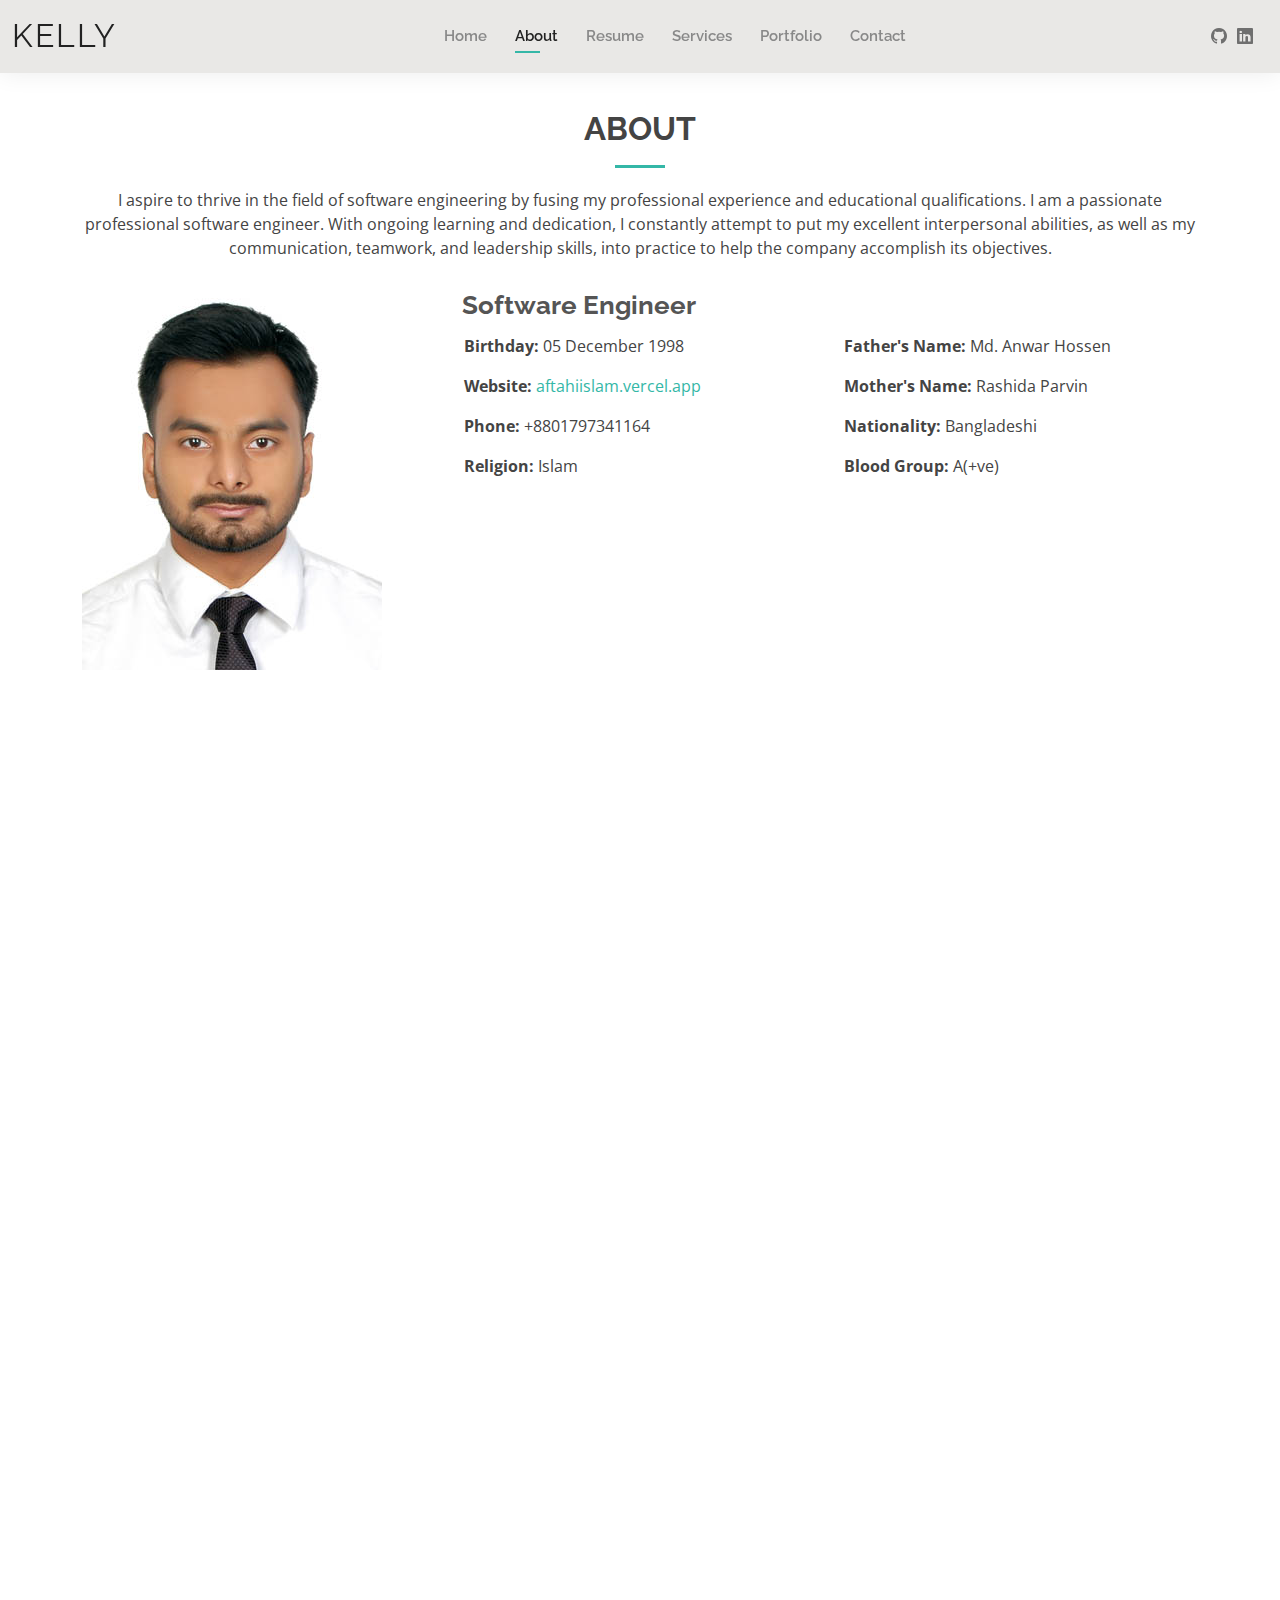
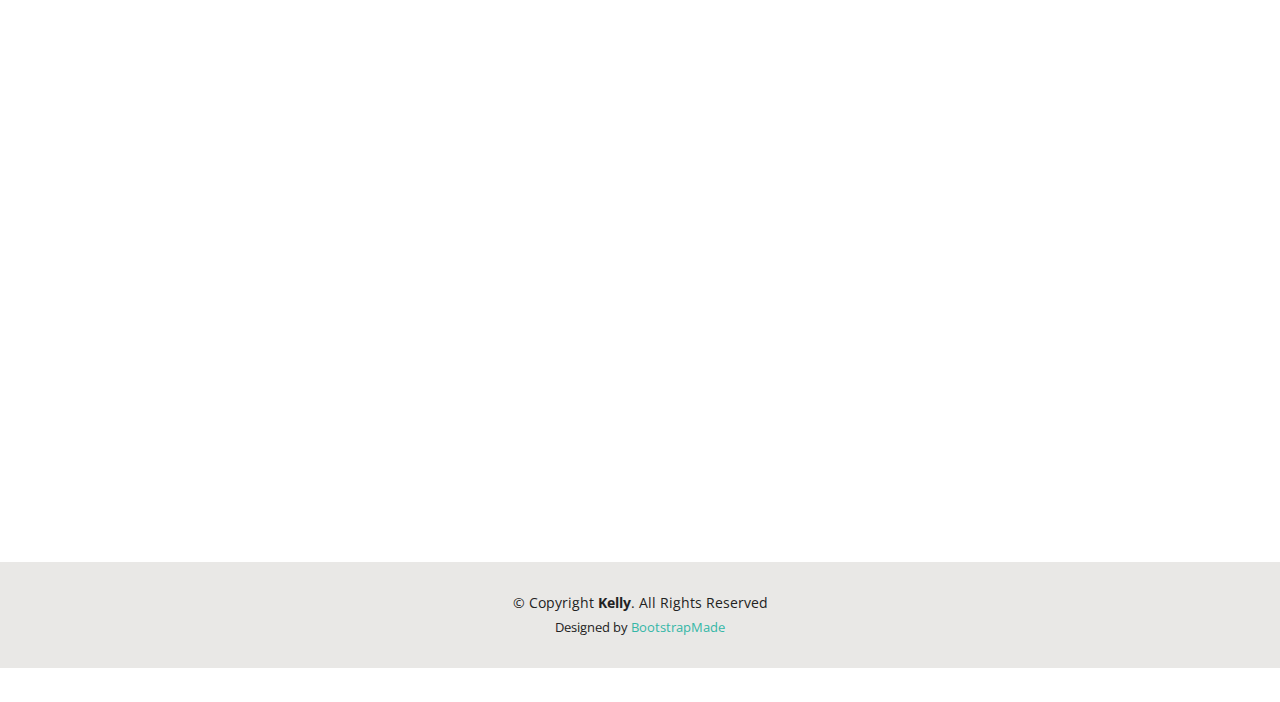
<file: about.html>
<!DOCTYPE html>
<html lang="en">

<head>
  <meta charset="utf-8">
  <meta content="width=device-width, initial-scale=1.0" name="viewport">

  <title>About - Kelly Bootstrap Template</title>
  <meta content="" name="description">
  <meta content="" name="keywords">

  <!-- Favicons -->
  <link href="assets/img/favicon.png" rel="icon">
  <link href="assets/img/apple-touch-icon.png" rel="apple-touch-icon">

  <!-- Google Fonts -->
  <link href="https://fonts.googleapis.com/css?family=Open+Sans:300,300i,400,400i,600,600i,700,700i|Raleway:300,300i,400,400i,500,500i,600,600i,700,700i|Poppins:300,300i,400,400i,500,500i,600,600i,700,700i" rel="stylesheet">

  <!-- Vendor CSS Files -->
  <link href="assets/vendor/aos/aos.css" rel="stylesheet">
  <link href="assets/vendor/bootstrap/css/bootstrap.min.css" rel="stylesheet">
  <link href="assets/vendor/bootstrap-icons/bootstrap-icons.css" rel="stylesheet">
  <link href="assets/vendor/boxicons/css/boxicons.min.css" rel="stylesheet">
  <link href="assets/vendor/glightbox/css/glightbox.min.css" rel="stylesheet">
  <link href="assets/vendor/swiper/swiper-bundle.min.css" rel="stylesheet">

  <!-- Template Main CSS File -->
  <link href="assets/css/style.css" rel="stylesheet">

</head>

<body>

  <!-- ======= Header ======= -->
  <header id="header" class="fixed-top">
    <div class="container-fluid d-flex justify-content-between align-items-center">

      <h1 class="logo me-auto me-lg-0"><a href="index.html">Kelly</a></h1>

      <!-- <a href="index.html" class="logo"><img src="assets/img/logo.png" alt="" class="img-fluid"></a>-->

      <nav id="navbar" class="navbar order-last order-lg-0">
        <ul>
          <li><a href="index.html">Home</a></li>
          <li><a class="active" href="about.html">About</a></li>
          <li><a href="resume.html">Resume</a></li>
          <li><a href="services.html">Services</a></li>
          <li><a href="portfolio.html">Portfolio</a></li>
          <li><a href="contact.html">Contact</a></li>
        </ul>
        <i class="bi bi-list mobile-nav-toggle"></i>
      </nav><!-- .navbar -->

      <div class="header-social-links">
        <a href="https://github.com/Aftahiislam007" class="github"><i class="bi bi-github"></i></a>
        <!-- <a href="#" class="facebook"><i class="bi bi-facebook"></i></a> -->
        <!-- <a href="#" class="instagram"><i class="bi bi-instagram"></i></a> -->
        <a href="https://www.linkedin.com/in/aftahi9131b1138/" class="linkedin"><i class="bi bi-linkedin"></i></i></a>
      </div>

    </div>

  </header><!-- End Header -->

  <main id="main">

    <!-- ======= About Section ======= -->
    <section id="about" class="about">
      <div class="container" data-aos="fade-up">

        <div class="section-title">
          <h2>About</h2>
          <p>I aspire to thrive in the field of software engineering by fusing my professional experience and educational qualifications. I am a passionate professional software engineer. With ongoing learning and dedication, I constantly attempt to put my excellent interpersonal abilities, as well as my communication, teamwork, and leadership skills, into practice to help the company accomplish its objectives.</p>
        </div>

        <div class="row">
          <div class="col-lg-4">
            <img src="assets/img/aftahi_formal_pic.jpg" class="img-fluid" alt="">
          </div>
          <div class="col-lg-8 pt-4 pt-lg-0 content">
            <h3>Software Engineer</h3>
            <!-- <p class="fst-italic">
              Lorem ipsum dolor sit amet, consectetur adipiscing elit, sed do eiusmod tempor incididunt ut labore et dolore
              magna aliqua.
            </p> -->
            <div class="row">
              <div class="col-lg-6">
                <ul>
                  <li><i class="bi bi-rounded-right"></i> <strong>Birthday:</strong> 05 December 1998</li>
                  <li><i class="bi bi-rounded-right"></i> <strong>Website:</strong> <a href="https://aftahiislam.vercel.app/">aftahiislam.vercel.app</a></li>
                  <li><i class="bi bi-rounded-right"></i> <strong>Phone:</strong> +8801797341164</li>
                  <li><i class="bi bi-rounded-right"></i> <strong>Religion:</strong> Islam</li>
                </ul>
              </div>
              <div class="col-lg-6">
                <ul>
                  <li><i class="bi bi-rounded-right"></i> <strong>Father's Name:</strong> Md. Anwar Hossen</li>
                  <li><i class="bi bi-rounded-right"></i> <strong>Mother's Name:</strong> Rashida Parvin</li>
                  <li><i class="bi bi-rounded-right"></i> <strong>Nationality:</strong> Bangladeshi</li>
                  <li><i class="bi bi-rounded-right"></i> <strong>Blood Group:</strong> A(+ve)</li>
                </ul>
              </div>
            </div>
            <!-- <p>
              Officiis eligendi itaque labore et dolorum mollitia officiis optio vero. Quisquam sunt adipisci omnis et ut. Nulla accusantium dolor incidunt officia tempore. Et eius omnis.
              Cupiditate ut dicta maxime officiis quidem quia. Sed et consectetur qui quia repellendus itaque neque. Aliquid amet quidem ut quaerat cupiditate. Ab et eum qui repellendus omnis culpa magni laudantium dolores.
            </p> -->
          </div>
        </div>

      </div>
    </section><!-- End About Section -->

    <!-- ======= Skills Section ======= -->
    <section id="skills" class="skills">
      <div class="container" data-aos="fade-up">

        <div class="section-title">
          <h2>Skills</h2>
          <p>Magnam dolores commodi suscipit. Necessitatibus eius consequatur ex aliquid fuga eum quidem. Sit sint consectetur velit. Quisquam quos quisquam cupiditate. Et nemo qui impedit suscipit alias ea. Quia fugiat sit in iste officiis commodi quidem hic quas.</p>
        </div>

        <div class="row skills-content">

          <div class="col-lg-6">

            <div class="progress">
              <span class="skill">HTML <i class="val">100%</i></span>
              <div class="progress-bar-wrap">
                <div class="progress-bar" role="progressbar" aria-valuenow="100" aria-valuemin="0" aria-valuemax="100"></div>
              </div>
            </div>

            <div class="progress">
              <span class="skill">CSS <i class="val">90%</i></span>
              <div class="progress-bar-wrap">
                <div class="progress-bar" role="progressbar" aria-valuenow="90" aria-valuemin="0" aria-valuemax="100"></div>
              </div>
            </div>

            <div class="progress">
              <span class="skill">JavaScript <i class="val">75%</i></span>
              <div class="progress-bar-wrap">
                <div class="progress-bar" role="progressbar" aria-valuenow="75" aria-valuemin="0" aria-valuemax="100"></div>
              </div>
            </div>

          </div>

          <div class="col-lg-6">

            <div class="progress">
              <span class="skill">PHP <i class="val">80%</i></span>
              <div class="progress-bar-wrap">
                <div class="progress-bar" role="progressbar" aria-valuenow="80" aria-valuemin="0" aria-valuemax="100"></div>
              </div>
            </div>

            <div class="progress">
              <span class="skill">WordPress/CMS <i class="val">90%</i></span>
              <div class="progress-bar-wrap">
                <div class="progress-bar" role="progressbar" aria-valuenow="90" aria-valuemin="0" aria-valuemax="100"></div>
              </div>
            </div>

            <div class="progress">
              <span class="skill">Photoshop <i class="val">55%</i></span>
              <div class="progress-bar-wrap">
                <div class="progress-bar" role="progressbar" aria-valuenow="55" aria-valuemin="0" aria-valuemax="100"></div>
              </div>
            </div>

          </div>

        </div>

      </div>
    </section><!-- End Skills Section -->

    <!-- ======= Facts Section ======= -->
    <section id="facts" class="facts">
      <div class="container" data-aos="fade-up">

        <div class="section-title">
          <h2>Facts</h2>
          <p>Magnam dolores commodi suscipit. Necessitatibus eius consequatur ex aliquid fuga eum quidem. Sit sint consectetur velit. Quisquam quos quisquam cupiditate. Et nemo qui impedit suscipit alias ea. Quia fugiat sit in iste officiis commodi quidem hic quas.</p>
        </div>

        <div class="row counters">

          <div class="col-lg-3 col-6 text-center">
            <span data-purecounter-start="0" data-purecounter-end="232" data-purecounter-duration="1" class="purecounter"></span>
            <p>Clients</p>
          </div>

          <div class="col-lg-3 col-6 text-center">
            <span data-purecounter-start="0" data-purecounter-end="521" data-purecounter-duration="1" class="purecounter"></span>
            <p>Projects</p>
          </div>

          <div class="col-lg-3 col-6 text-center">
            <span data-purecounter-start="0" data-purecounter-end="1463" data-purecounter-duration="1" class="purecounter"></span>
            <p>Hours Of Support</p>
          </div>

          <div class="col-lg-3 col-6 text-center">
            <span data-purecounter-start="0" data-purecounter-end="15" data-purecounter-duration="1" class="purecounter"></span>
            <p>Hard Workers</p>
          </div>

        </div>

      </div>
    </section><!-- End Facts Section -->

    <!-- ======= Testimonials Section ======= -->
    <section id="testimonials" class="testimonials">
      <div class="container" data-aos="fade-up">

        <div class="section-title">
          <h2>Testimonials</h2>
          <p>Magnam dolores commodi suscipit. Necessitatibus eius consequatur ex aliquid fuga eum quidem. Sit sint consectetur velit. Quisquam quos quisquam cupiditate. Et nemo qui impedit suscipit alias ea. Quia fugiat sit in iste officiis commodi quidem hic quas.</p>
        </div>

        <div class="testimonials-slider swiper" data-aos="fade-up" data-aos-delay="100">
          <div class="swiper-wrapper">

            <div class="swiper-slide">
              <div class="testimonial-item">
                <img src="assets/img/testimonials/testimonials-1.jpg" class="testimonial-img" alt="">
                <h3>Saul Goodman</h3>
                <h4>Ceo &amp; Founder</h4>
                <p>
                  <i class="bx bxs-quote-alt-left quote-icon-left"></i>
                  Proin iaculis purus consequat sem cure digni ssim donec porttitora entum suscipit rhoncus. Accusantium quam, ultricies eget id, aliquam eget nibh et. Maecen aliquam, risus at semper.
                  <i class="bx bxs-quote-alt-right quote-icon-right"></i>
                </p>
              </div>
            </div><!-- End testimonial item -->

            <div class="swiper-slide">
              <div class="testimonial-item">
                <img src="assets/img/testimonials/testimonials-2.jpg" class="testimonial-img" alt="">
                <h3>Sara Wilsson</h3>
                <h4>Designer</h4>
                <p>
                  <i class="bx bxs-quote-alt-left quote-icon-left"></i>
                  Export tempor illum tamen malis malis eram quae irure esse labore quem cillum quid cillum eram malis quorum velit fore eram velit sunt aliqua noster fugiat irure amet legam anim culpa.
                  <i class="bx bxs-quote-alt-right quote-icon-right"></i>
                </p>
              </div>
            </div><!-- End testimonial item -->

            <div class="swiper-slide">
              <div class="testimonial-item">
                <img src="assets/img/testimonials/testimonials-3.jpg" class="testimonial-img" alt="">
                <h3>Jena Karlis</h3>
                <h4>Store Owner</h4>
                <p>
                  <i class="bx bxs-quote-alt-left quote-icon-left"></i>
                  Enim nisi quem export duis labore cillum quae magna enim sint quorum nulla quem veniam duis minim tempor labore quem eram duis noster aute amet eram fore quis sint minim.
                  <i class="bx bxs-quote-alt-right quote-icon-right"></i>
                </p>
              </div>
            </div><!-- End testimonial item -->

            <div class="swiper-slide">
              <div class="testimonial-item">
                <img src="assets/img/testimonials/testimonials-4.jpg" class="testimonial-img" alt="">
                <h3>Matt Brandon</h3>
                <h4>Freelancer</h4>
                <p>
                  <i class="bx bxs-quote-alt-left quote-icon-left"></i>
                  Fugiat enim eram quae cillum dolore dolor amet nulla culpa multos export minim fugiat minim velit minim dolor enim duis veniam ipsum anim magna sunt elit fore quem dolore labore illum veniam.
                  <i class="bx bxs-quote-alt-right quote-icon-right"></i>
                </p>
              </div>
            </div><!-- End testimonial item -->

            <div class="swiper-slide">
              <div class="testimonial-item">
                <img src="assets/img/testimonials/testimonials-5.jpg" class="testimonial-img" alt="">
                <h3>John Larson</h3>
                <h4>Entrepreneur</h4>
                <p>
                  <i class="bx bxs-quote-alt-left quote-icon-left"></i>
                  Quis quorum aliqua sint quem legam fore sunt eram irure aliqua veniam tempor noster veniam enim culpa labore duis sunt culpa nulla illum cillum fugiat legam esse veniam culpa fore nisi cillum quid.
                  <i class="bx bxs-quote-alt-right quote-icon-right"></i>
                </p>
              </div>
            </div><!-- End testimonial item -->

          </div>
          <div class="swiper-pagination"></div>
        </div>

      </div>
    </section><!-- End Testimonials Section -->

  </main><!-- End #main -->

  <!-- ======= Footer ======= -->
  <footer id="footer">
    <div class="container">
      <div class="copyright">
        &copy; Copyright <strong><span>Kelly</span></strong>. All Rights Reserved
      </div>
      <div class="credits">
        <!-- All the links in the footer should remain intact. -->
        <!-- You can delete the links only if you purchased the pro version. -->
        <!-- Licensing information: https://bootstrapmade.com/license/ -->
        <!-- Purchase the pro version with working PHP/AJAX contact form: https://bootstrapmade.com/kelly-free-bootstrap-cv-resume-html-template/ -->
        Designed by <a href="https://bootstrapmade.com/">BootstrapMade</a>
      </div>
    </div>
  </footer><!-- End  Footer -->

  <div id="preloader"></div>
  <a href="#" class="back-to-top d-flex align-items-center justify-content-center"><i class="bi bi-arrow-up-short"></i></a>

  <!-- Vendor JS Files -->
  <script src="assets/vendor/purecounter/purecounter_vanilla.js"></script>
  <script src="assets/vendor/aos/aos.js"></script>
  <script src="assets/vendor/bootstrap/js/bootstrap.bundle.min.js"></script>
  <script src="assets/vendor/glightbox/js/glightbox.min.js"></script>
  <script src="assets/vendor/isotope-layout/isotope.pkgd.min.js"></script>
  <script src="assets/vendor/swiper/swiper-bundle.min.js"></script>
  <script src="assets/vendor/waypoints/noframework.waypoints.js"></script>
  <script src="assets/vendor/php-email-form/validate.js"></script>

  <!-- Template Main JS File -->
  <script src="assets/js/main.js"></script>

</body>

</html>
</file>
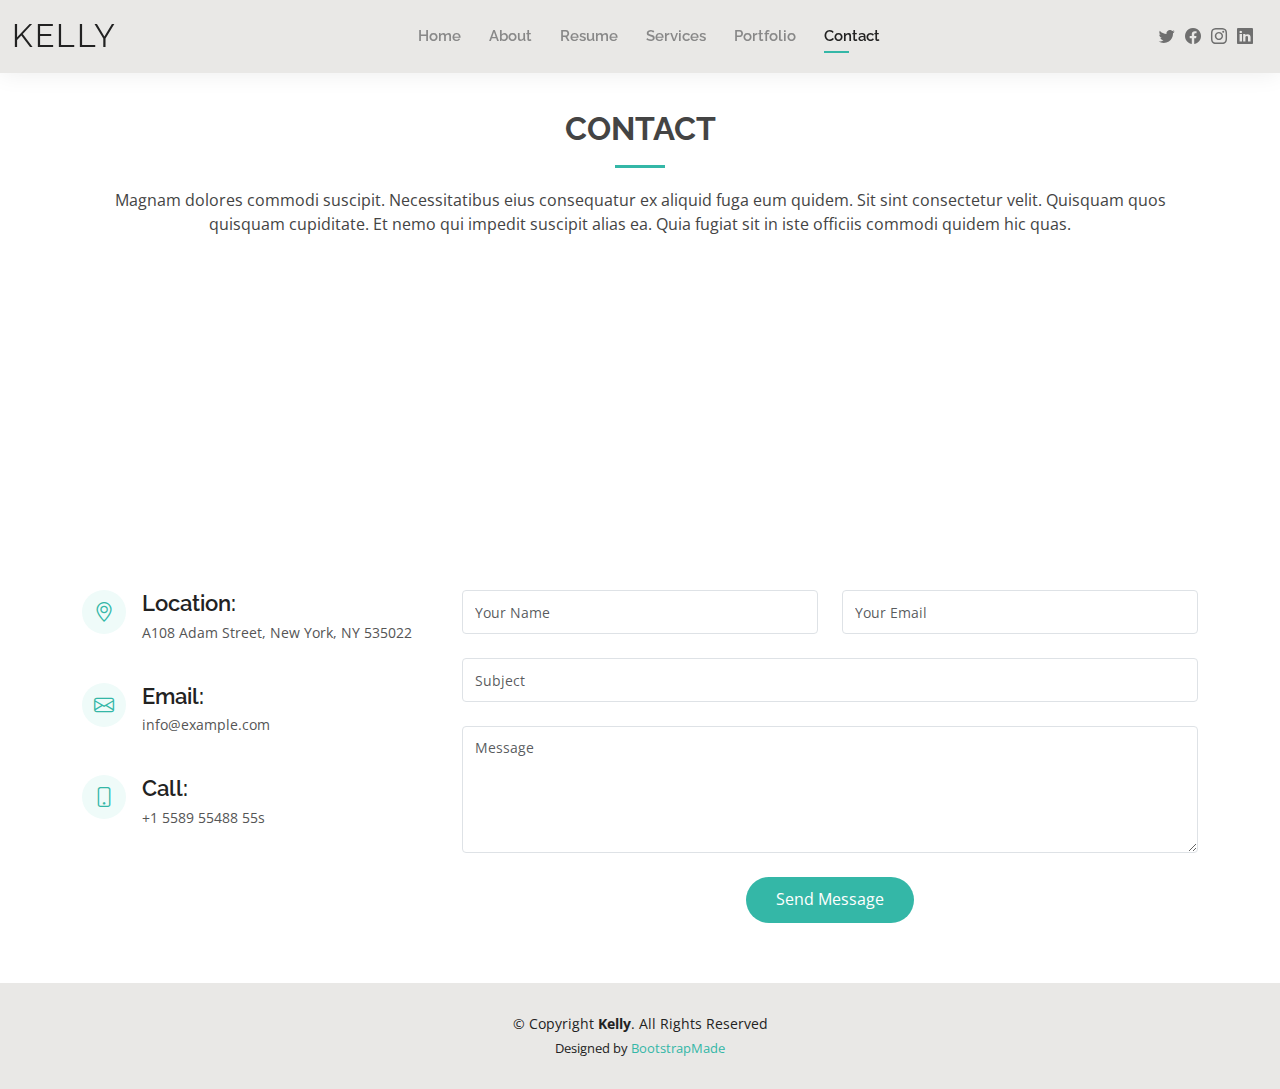
<file: contact.html>
<!DOCTYPE html>
<html lang="en">

<head>
  <meta charset="utf-8">
  <meta content="width=device-width, initial-scale=1.0" name="viewport">

  <title>Contact - Kelly Bootstrap Template</title>
  <meta content="" name="description">
  <meta content="" name="keywords">

  <!-- Favicons -->
  <link href="assets/img/favicon.png" rel="icon">
  <link href="assets/img/apple-touch-icon.png" rel="apple-touch-icon">

  <!-- Google Fonts -->
  <link href="https://fonts.googleapis.com/css?family=Open+Sans:300,300i,400,400i,600,600i,700,700i|Raleway:300,300i,400,400i,500,500i,600,600i,700,700i|Poppins:300,300i,400,400i,500,500i,600,600i,700,700i" rel="stylesheet">

  <!-- Vendor CSS Files -->
  <link href="assets/vendor/aos/aos.css" rel="stylesheet">
  <link href="assets/vendor/bootstrap/css/bootstrap.min.css" rel="stylesheet">
  <link href="assets/vendor/bootstrap-icons/bootstrap-icons.css" rel="stylesheet">
  <link href="assets/vendor/boxicons/css/boxicons.min.css" rel="stylesheet">
  <link href="assets/vendor/glightbox/css/glightbox.min.css" rel="stylesheet">
  <link href="assets/vendor/swiper/swiper-bundle.min.css" rel="stylesheet">

  <!-- Template Main CSS File -->
  <link href="assets/css/style.css" rel="stylesheet">

  <!-- =======================================================
  * Template Name: Kelly
  * Updated: Jan 29 2024 with Bootstrap v5.3.2
  * Template URL: https://bootstrapmade.com/kelly-free-bootstrap-cv-resume-html-template/
  * Author: BootstrapMade.com
  * License: https://bootstrapmade.com/license/
  ======================================================== -->
</head>

<body>

  <!-- ======= Header ======= -->
  <header id="header" class="fixed-top">
    <div class="container-fluid d-flex justify-content-between align-items-center">

      <h1 class="logo me-auto me-lg-0"><a href="index.html">Kelly</a></h1>
      <!-- Uncomment below if you prefer to use an image logo -->
      <!-- <a href="index.html" class="logo"><img src="assets/img/logo.png" alt="" class="img-fluid"></a>-->

      <nav id="navbar" class="navbar order-last order-lg-0">
        <ul>
          <li><a href="index.html">Home</a></li>
          <li><a href="about.html">About</a></li>
          <li><a href="resume.html">Resume</a></li>
          <li><a href="services.html">Services</a></li>
          <li><a href="portfolio.html">Portfolio</a></li>
          <li><a class="active" href="contact.html">Contact</a></li>
        </ul>
        <i class="bi bi-list mobile-nav-toggle"></i>
      </nav><!-- .navbar -->

      <div class="header-social-links">
        <a href="#" class="twitter"><i class="bi bi-twitter"></i></a>
        <a href="#" class="facebook"><i class="bi bi-facebook"></i></a>
        <a href="#" class="instagram"><i class="bi bi-instagram"></i></a>
        <a href="#" class="linkedin"><i class="bi bi-linkedin"></i></i></a>
      </div>

    </div>

  </header><!-- End Header -->

  <main id="main">

    <!-- ======= Contact Section ======= -->
    <section id="contact" class="contact">
      <div class="container" data-aos="fade-up">

        <div class="section-title">
          <h2>Contact</h2>
          <p>Magnam dolores commodi suscipit. Necessitatibus eius consequatur ex aliquid fuga eum quidem. Sit sint consectetur velit. Quisquam quos quisquam cupiditate. Et nemo qui impedit suscipit alias ea. Quia fugiat sit in iste officiis commodi quidem hic quas.</p>
        </div>

        <div>
          <iframe style="border:0; width: 100%; height: 270px;" src="https://www.google.com/maps/embed?pb=!1m14!1m8!1m3!1d12097.433213460943!2d-74.0062269!3d40.7101282!3m2!1i1024!2i768!4f13.1!3m3!1m2!1s0x0%3A0xb89d1fe6bc499443!2sDowntown+Conference+Center!5e0!3m2!1smk!2sbg!4v1539943755621" frameborder="0" allowfullscreen></iframe>
        </div>

        <div class="row mt-5">

          <div class="col-lg-4">
            <div class="info">
              <div class="address">
                <i class="bi bi-geo-alt"></i>
                <h4>Location:</h4>
                <p>A108 Adam Street, New York, NY 535022</p>
              </div>

              <div class="email">
                <i class="bi bi-envelope"></i>
                <h4>Email:</h4>
                <p>info@example.com</p>
              </div>

              <div class="phone">
                <i class="bi bi-phone"></i>
                <h4>Call:</h4>
                <p>+1 5589 55488 55s</p>
              </div>

            </div>

          </div>

          <div class="col-lg-8 mt-5 mt-lg-0">

            <form action="forms/contact.php" method="post" role="form" class="php-email-form">
              <div class="row">
                <div class="col-md-6 form-group">
                  <input type="text" name="name" class="form-control" id="name" placeholder="Your Name" required>
                </div>
                <div class="col-md-6 form-group mt-3 mt-md-0">
                  <input type="email" class="form-control" name="email" id="email" placeholder="Your Email" required>
                </div>
              </div>
              <div class="form-group mt-3">
                <input type="text" class="form-control" name="subject" id="subject" placeholder="Subject" required>
              </div>
              <div class="form-group mt-3">
                <textarea class="form-control" name="message" rows="5" placeholder="Message" required></textarea>
              </div>
              <div class="my-3">
                <div class="loading">Loading</div>
                <div class="error-message"></div>
                <div class="sent-message">Your message has been sent. Thank you!</div>
              </div>
              <div class="text-center"><button type="submit">Send Message</button></div>
            </form>

          </div>

        </div>

      </div>
    </section><!-- End Contact Section -->

  </main><!-- End #main -->

  <!-- ======= Footer ======= -->
  <footer id="footer">
    <div class="container">
      <div class="copyright">
        &copy; Copyright <strong><span>Kelly</span></strong>. All Rights Reserved
      </div>
      <div class="credits">
        <!-- All the links in the footer should remain intact. -->
        <!-- You can delete the links only if you purchased the pro version. -->
        <!-- Licensing information: https://bootstrapmade.com/license/ -->
        <!-- Purchase the pro version with working PHP/AJAX contact form: https://bootstrapmade.com/kelly-free-bootstrap-cv-resume-html-template/ -->
        Designed by <a href="https://bootstrapmade.com/">BootstrapMade</a>
      </div>
    </div>
  </footer><!-- End  Footer -->

  <div id="preloader"></div>
  <a href="#" class="back-to-top d-flex align-items-center justify-content-center"><i class="bi bi-arrow-up-short"></i></a>

  <!-- Vendor JS Files -->
  <script src="assets/vendor/purecounter/purecounter_vanilla.js"></script>
  <script src="assets/vendor/aos/aos.js"></script>
  <script src="assets/vendor/bootstrap/js/bootstrap.bundle.min.js"></script>
  <script src="assets/vendor/glightbox/js/glightbox.min.js"></script>
  <script src="assets/vendor/isotope-layout/isotope.pkgd.min.js"></script>
  <script src="assets/vendor/swiper/swiper-bundle.min.js"></script>
  <script src="assets/vendor/waypoints/noframework.waypoints.js"></script>
  <script src="assets/vendor/php-email-form/validate.js"></script>

  <!-- Template Main JS File -->
  <script src="assets/js/main.js"></script>

</body>

</html>
</file>
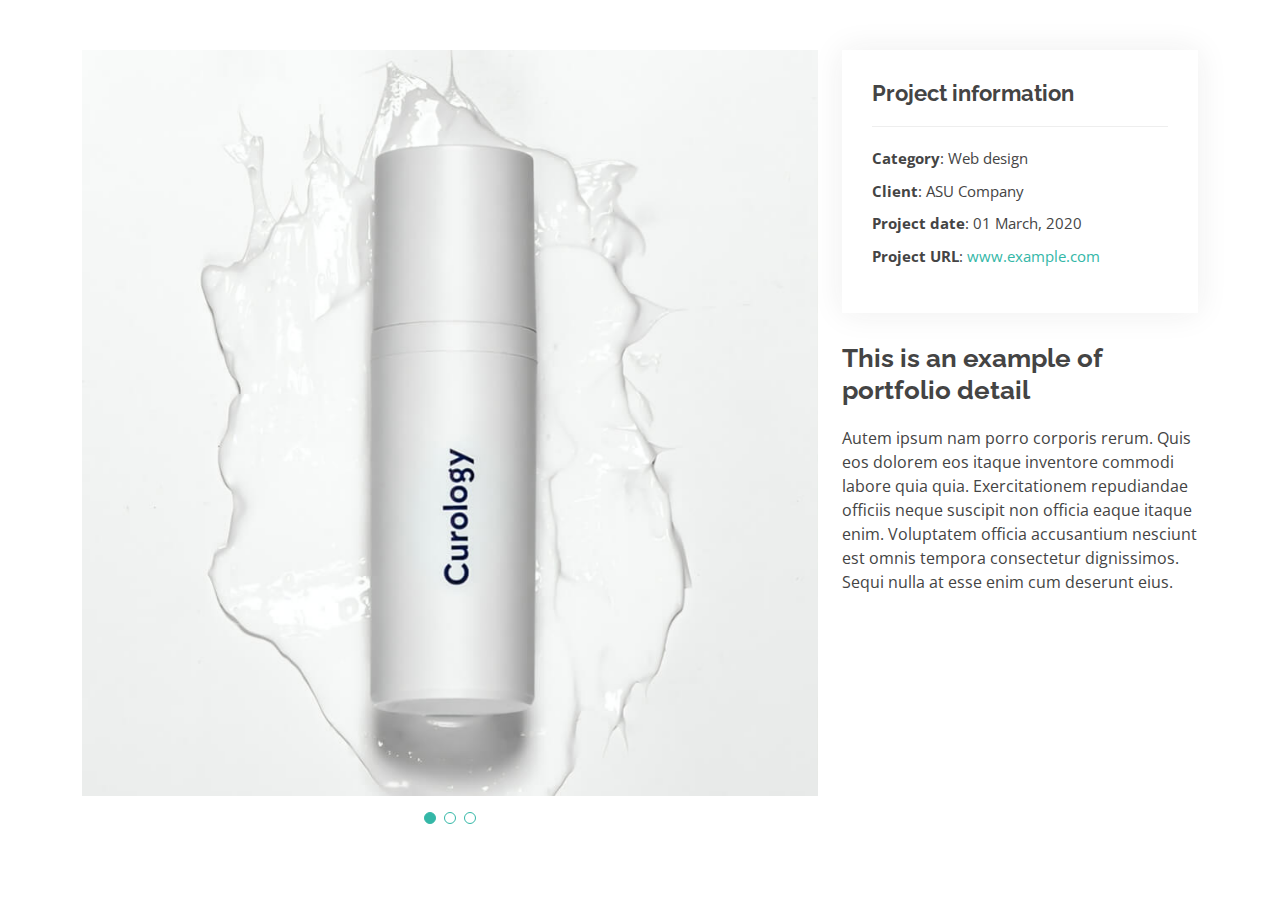
<file: portfolio-details.html>
<!DOCTYPE html>
<html lang="en">

<head>
  <meta charset="utf-8">
  <meta content="width=device-width, initial-scale=1.0" name="viewport">

  <title>Portfolio Details - Kelly Bootstrap Template</title>
  <meta content="" name="description">
  <meta content="" name="keywords">

  <!-- Favicons -->
  <link href="assets/img/favicon.png" rel="icon">
  <link href="assets/img/apple-touch-icon.png" rel="apple-touch-icon">

  <!-- Google Fonts -->
  <link href="https://fonts.googleapis.com/css?family=Open+Sans:300,300i,400,400i,600,600i,700,700i|Raleway:300,300i,400,400i,500,500i,600,600i,700,700i|Poppins:300,300i,400,400i,500,500i,600,600i,700,700i" rel="stylesheet">

  <!-- Vendor CSS Files -->
  <link href="assets/vendor/aos/aos.css" rel="stylesheet">
  <link href="assets/vendor/bootstrap/css/bootstrap.min.css" rel="stylesheet">
  <link href="assets/vendor/bootstrap-icons/bootstrap-icons.css" rel="stylesheet">
  <link href="assets/vendor/boxicons/css/boxicons.min.css" rel="stylesheet">
  <link href="assets/vendor/glightbox/css/glightbox.min.css" rel="stylesheet">
  <link href="assets/vendor/swiper/swiper-bundle.min.css" rel="stylesheet">

  <!-- Template Main CSS File -->
  <link href="assets/css/style.css" rel="stylesheet">

  <!-- =======================================================
  * Template Name: Kelly
  * Updated: Jan 29 2024 with Bootstrap v5.3.2
  * Template URL: https://bootstrapmade.com/kelly-free-bootstrap-cv-resume-html-template/
  * Author: BootstrapMade.com
  * License: https://bootstrapmade.com/license/
  ======================================================== -->
</head>

<body>

  <main id="main">

    <!-- ======= Portfolio Details Section ======= -->
    <section id="portfolio-details" class="portfolio-details">
      <div class="container">

        <div class="row gy-4">

          <div class="col-lg-8">
            <div class="portfolio-details-slider swiper">
              <div class="swiper-wrapper align-items-center">

                <div class="swiper-slide">
                  <img src="assets/img/portfolio/portfolio-1.jpg" alt="">
                </div>

                <div class="swiper-slide">
                  <img src="assets/img/portfolio/portfolio-2.jpg" alt="">
                </div>

                <div class="swiper-slide">
                  <img src="assets/img/portfolio/portfolio-3.jpg" alt="">
                </div>

              </div>
              <div class="swiper-pagination"></div>
            </div>
          </div>

          <div class="col-lg-4">
            <div class="portfolio-info">
              <h3>Project information</h3>
              <ul>
                <li><strong>Category</strong>: Web design</li>
                <li><strong>Client</strong>: ASU Company</li>
                <li><strong>Project date</strong>: 01 March, 2020</li>
                <li><strong>Project URL</strong>: <a href="#">www.example.com</a></li>
              </ul>
            </div>
            <div class="portfolio-description">
              <h2>This is an example of portfolio detail</h2>
              <p>
                Autem ipsum nam porro corporis rerum. Quis eos dolorem eos itaque inventore commodi labore quia quia. Exercitationem repudiandae officiis neque suscipit non officia eaque itaque enim. Voluptatem officia accusantium nesciunt est omnis tempora consectetur dignissimos. Sequi nulla at esse enim cum deserunt eius.
              </p>
            </div>
          </div>

        </div>

      </div>
    </section><!-- End Portfolio Details Section -->

  </main><!-- End #main -->

  <div id="preloader"></div>
  <a href="#" class="back-to-top d-flex align-items-center justify-content-center"><i class="bi bi-arrow-up-short"></i></a>

  <!-- Vendor JS Files -->
  <script src="assets/vendor/purecounter/purecounter_vanilla.js"></script>
  <script src="assets/vendor/aos/aos.js"></script>
  <script src="assets/vendor/bootstrap/js/bootstrap.bundle.min.js"></script>
  <script src="assets/vendor/glightbox/js/glightbox.min.js"></script>
  <script src="assets/vendor/isotope-layout/isotope.pkgd.min.js"></script>
  <script src="assets/vendor/swiper/swiper-bundle.min.js"></script>
  <script src="assets/vendor/waypoints/noframework.waypoints.js"></script>
  <script src="assets/vendor/php-email-form/validate.js"></script>

  <!-- Template Main JS File -->
  <script src="assets/js/main.js"></script>

</body>

</html>
</file>
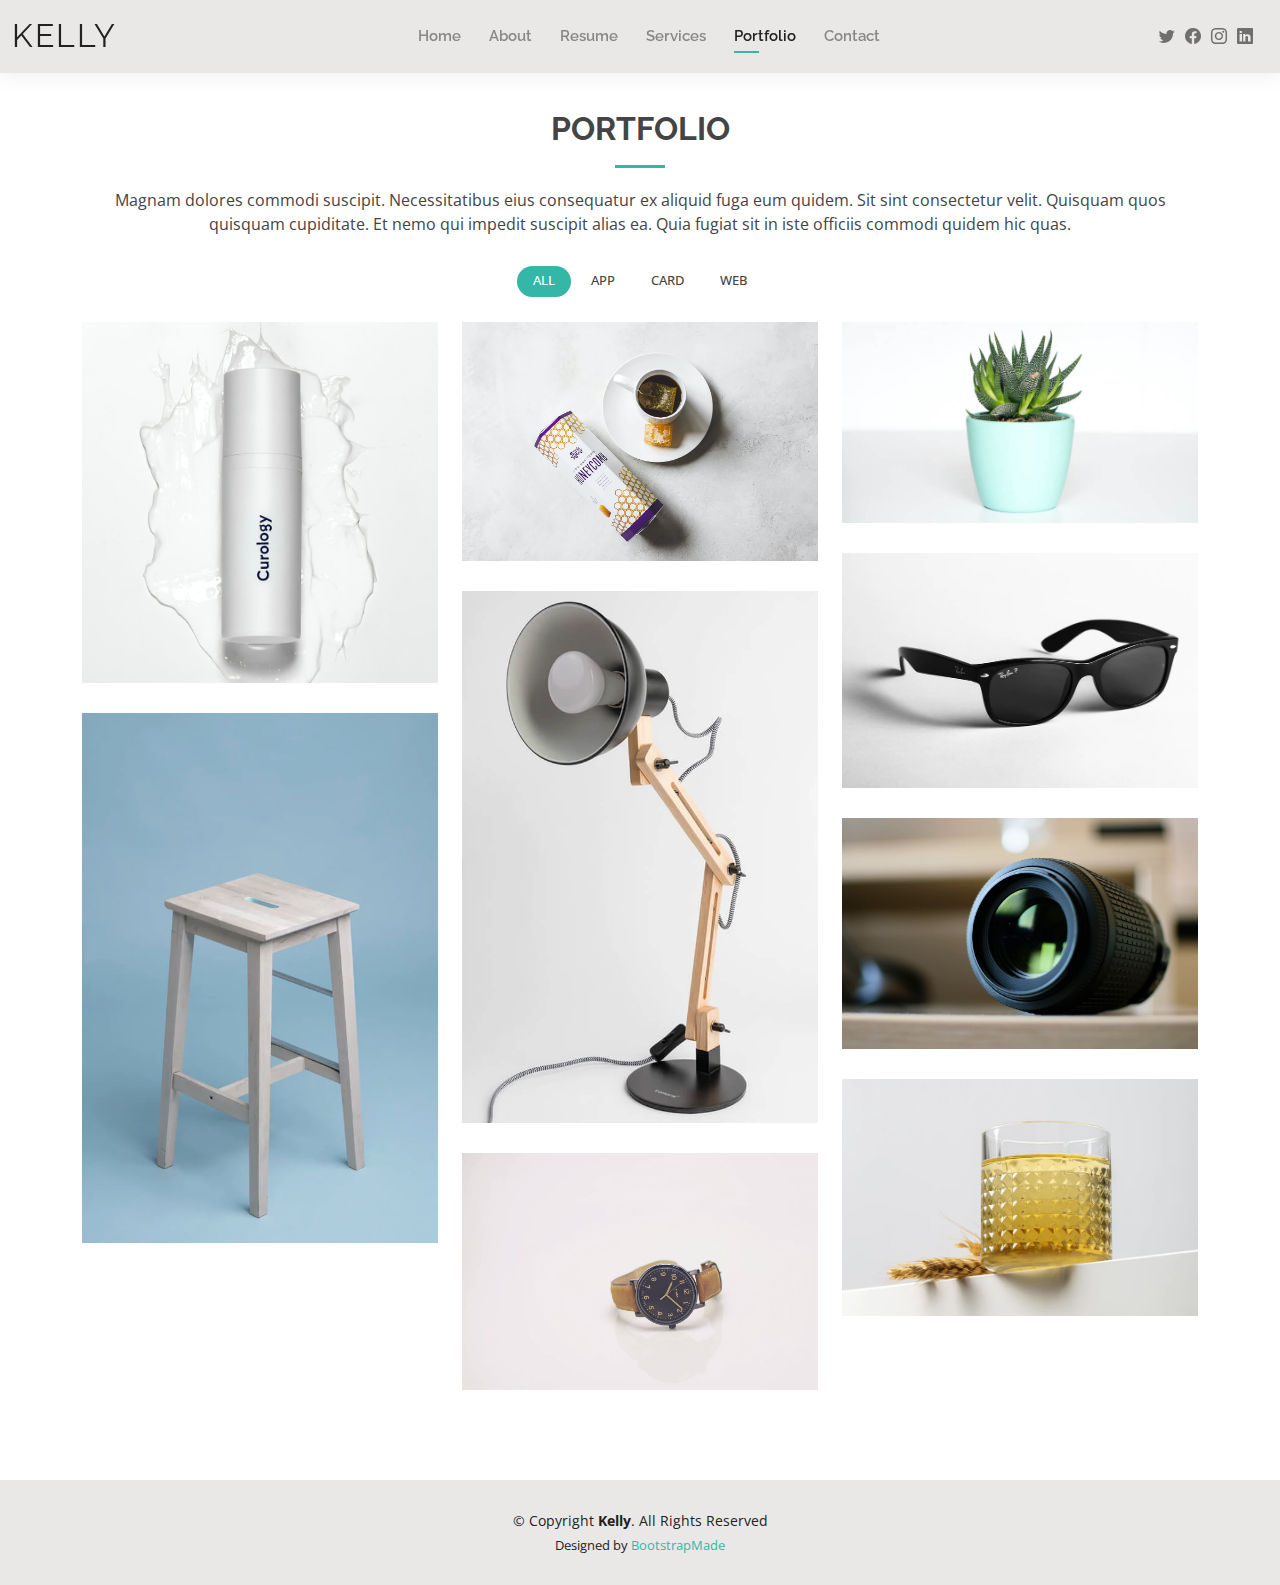
<file: portfolio.html>
<!DOCTYPE html>
<html lang="en">

<head>
  <meta charset="utf-8">
  <meta content="width=device-width, initial-scale=1.0" name="viewport">

  <title>Portfolio - Kelly Bootstrap Template</title>
  <meta content="" name="description">
  <meta content="" name="keywords">

  <!-- Favicons -->
  <link href="assets/img/favicon.png" rel="icon">
  <link href="assets/img/apple-touch-icon.png" rel="apple-touch-icon">

  <!-- Google Fonts -->
  <link href="https://fonts.googleapis.com/css?family=Open+Sans:300,300i,400,400i,600,600i,700,700i|Raleway:300,300i,400,400i,500,500i,600,600i,700,700i|Poppins:300,300i,400,400i,500,500i,600,600i,700,700i" rel="stylesheet">

  <!-- Vendor CSS Files -->
  <link href="assets/vendor/aos/aos.css" rel="stylesheet">
  <link href="assets/vendor/bootstrap/css/bootstrap.min.css" rel="stylesheet">
  <link href="assets/vendor/bootstrap-icons/bootstrap-icons.css" rel="stylesheet">
  <link href="assets/vendor/boxicons/css/boxicons.min.css" rel="stylesheet">
  <link href="assets/vendor/glightbox/css/glightbox.min.css" rel="stylesheet">
  <link href="assets/vendor/swiper/swiper-bundle.min.css" rel="stylesheet">

  <!-- Template Main CSS File -->
  <link href="assets/css/style.css" rel="stylesheet">

  <!-- =======================================================
  * Template Name: Kelly
  * Updated: Jan 29 2024 with Bootstrap v5.3.2
  * Template URL: https://bootstrapmade.com/kelly-free-bootstrap-cv-resume-html-template/
  * Author: BootstrapMade.com
  * License: https://bootstrapmade.com/license/
  ======================================================== -->
</head>

<body>

  <!-- ======= Header ======= -->
  <header id="header" class="fixed-top">
    <div class="container-fluid d-flex justify-content-between align-items-center">

      <h1 class="logo me-auto me-lg-0"><a href="index.html">Kelly</a></h1>
      <!-- Uncomment below if you prefer to use an image logo -->
      <!-- <a href="index.html" class="logo"><img src="assets/img/logo.png" alt="" class="img-fluid"></a>-->

      <nav id="navbar" class="navbar order-last order-lg-0">
        <ul>
          <li><a href="index.html">Home</a></li>
          <li><a href="about.html">About</a></li>
          <li><a href="resume.html">Resume</a></li>
          <li><a href="services.html">Services</a></li>
          <li><a class="active" href="portfolio.html">Portfolio</a></li>
          <li><a href="contact.html">Contact</a></li>
        </ul>
        <i class="bi bi-list mobile-nav-toggle"></i>
      </nav><!-- .navbar -->

      <div class="header-social-links">
        <a href="#" class="twitter"><i class="bi bi-twitter"></i></a>
        <a href="#" class="facebook"><i class="bi bi-facebook"></i></a>
        <a href="#" class="instagram"><i class="bi bi-instagram"></i></a>
        <a href="#" class="linkedin"><i class="bi bi-linkedin"></i></i></a>
      </div>

    </div>

  </header><!-- End Header -->

  <main id="main">

    <!-- ======= Portfolio Section ======= -->
    <section id="portfolio" class="portfolio">
      <div class="container" data-aos="fade-up">

        <div class="section-title">
          <h2>Portfolio</h2>
          <p>Magnam dolores commodi suscipit. Necessitatibus eius consequatur ex aliquid fuga eum quidem. Sit sint consectetur velit. Quisquam quos quisquam cupiditate. Et nemo qui impedit suscipit alias ea. Quia fugiat sit in iste officiis commodi quidem hic quas.</p>
        </div>

        <div class="row" data-aos="fade-up" data-aos-delay="100">
          <div class="col-lg-12 d-flex justify-content-center">
            <ul id="portfolio-flters">
              <li data-filter="*" class="filter-active">All</li>
              <li data-filter=".filter-app">App</li>
              <li data-filter=".filter-card">Card</li>
              <li data-filter=".filter-web">Web</li>
            </ul>
          </div>
        </div>

        <div class="row portfolio-container" data-aos="fade-up" data-aos-delay="200">

          <div class="col-lg-4 col-md-6 portfolio-item filter-app">
            <div class="portfolio-wrap">
              <img src="assets/img/portfolio/portfolio-1.jpg" class="img-fluid" alt="">
              <div class="portfolio-info">
                <h4>App 1</h4>
                <p>App</p>
                <div class="portfolio-links">
                  <a href="assets/img/portfolio/portfolio-1.jpg" data-gallery="portfolioGallery" class="portfolio-lightbox" title="App 1"><i class="bx bx-plus"></i></a>
                  <a href="portfolio-details.html" class="portfolio-details-lightbox" data-glightbox="type: external" title="Portfolio Details"><i class="bx bx-link"></i></a>
                </div>
              </div>
            </div>
          </div>

          <div class="col-lg-4 col-md-6 portfolio-item filter-web">
            <div class="portfolio-wrap">
              <img src="assets/img/portfolio/portfolio-2.jpg" class="img-fluid" alt="">
              <div class="portfolio-info">
                <h4>Web 3</h4>
                <p>Web</p>
                <div class="portfolio-links">
                  <a href="assets/img/portfolio/portfolio-2.jpg" data-gallery="portfolioGallery" class="portfolio-lightbox" title="Web 3"><i class="bx bx-plus"></i></a>
                  <a href="portfolio-details.html" class="portfolio-details-lightbox" data-glightbox="type: external" title="Portfolio Details"><i class="bx bx-link"></i></a>
                </div>
              </div>
            </div>
          </div>

          <div class="col-lg-4 col-md-6 portfolio-item filter-app">
            <div class="portfolio-wrap">
              <img src="assets/img/portfolio/portfolio-3.jpg" class="img-fluid" alt="">
              <div class="portfolio-info">
                <h4>App 2</h4>
                <p>App</p>
                <div class="portfolio-links">
                  <a href="assets/img/portfolio/portfolio-3.jpg" data-gallery="portfolioGallery" class="portfolio-lightbox" title="App 2"><i class="bx bx-plus"></i></a>
                  <a href="portfolio-details.html" class="portfolio-details-lightbox" data-glightbox="type: external" title="Portfolio Details"><i class="bx bx-link"></i></a>
                </div>
              </div>
            </div>
          </div>

          <div class="col-lg-4 col-md-6 portfolio-item filter-card">
            <div class="portfolio-wrap">
              <img src="assets/img/portfolio/portfolio-4.jpg" class="img-fluid" alt="">
              <div class="portfolio-info">
                <h4>Card 2</h4>
                <p>Card</p>
                <div class="portfolio-links">
                  <a href="assets/img/portfolio/portfolio-4.jpg" data-gallery="portfolioGallery" class="portfolio-lightbox" title="Card 2"><i class="bx bx-plus"></i></a>
                  <a href="portfolio-details.html" class="portfolio-details-lightbox" data-glightbox="type: external" title="Portfolio Details"><i class="bx bx-link"></i></a>
                </div>
              </div>
            </div>
          </div>

          <div class="col-lg-4 col-md-6 portfolio-item filter-web">
            <div class="portfolio-wrap">
              <img src="assets/img/portfolio/portfolio-5.jpg" class="img-fluid" alt="">
              <div class="portfolio-info">
                <h4>Web 2</h4>
                <p>Web</p>
                <div class="portfolio-links">
                  <a href="assets/img/portfolio/portfolio-5.jpg" data-gallery="portfolioGallery" class="portfolio-lightbox" title="Web 2"><i class="bx bx-plus"></i></a>
                  <a href="portfolio-details.html" class="portfolio-details-lightbox" data-glightbox="type: external" title="Portfolio Details"><i class="bx bx-link"></i></a>
                </div>
              </div>
            </div>
          </div>

          <div class="col-lg-4 col-md-6 portfolio-item filter-app">
            <div class="portfolio-wrap">
              <img src="assets/img/portfolio/portfolio-6.jpg" class="img-fluid" alt="">
              <div class="portfolio-info">
                <h4>App 3</h4>
                <p>App</p>
                <div class="portfolio-links">
                  <a href="assets/img/portfolio/portfolio-6.jpg" data-gallery="portfolioGallery" class="portfolio-lightbox" title="App 3"><i class="bx bx-plus"></i></a>
                  <a href="portfolio-details.html" class="portfolio-details-lightbox" data-glightbox="type: external" title="Portfolio Details"><i class="bx bx-link"></i></a>
                </div>
              </div>
            </div>
          </div>

          <div class="col-lg-4 col-md-6 portfolio-item filter-card">
            <div class="portfolio-wrap">
              <img src="assets/img/portfolio/portfolio-7.jpg" class="img-fluid" alt="">
              <div class="portfolio-info">
                <h4>Card 1</h4>
                <p>Card</p>
                <div class="portfolio-links">
                  <a href="assets/img/portfolio/portfolio-7.jpg" data-gallery="portfolioGallery" class="portfolio-lightbox" title="Card 1"><i class="bx bx-plus"></i></a>
                  <a href="portfolio-details.html" class="portfolio-details-lightbox" data-glightbox="type: external" title="Portfolio Details"><i class="bx bx-link"></i></a>
                </div>
              </div>
            </div>
          </div>

          <div class="col-lg-4 col-md-6 portfolio-item filter-card">
            <div class="portfolio-wrap">
              <img src="assets/img/portfolio/portfolio-8.jpg" class="img-fluid" alt="">
              <div class="portfolio-info">
                <h4>Card 3</h4>
                <p>Card</p>
                <div class="portfolio-links">
                  <a href="assets/img/portfolio/portfolio-8.jpg" data-gallery="portfolioGallery" class="portfolio-lightbox" title="Card 3"><i class="bx bx-plus"></i></a>
                  <a href="portfolio-details.html" class="portfolio-details-lightbox" data-glightbox="type: external" title="Portfolio Details"><i class="bx bx-link"></i></a>
                </div>
              </div>
            </div>
          </div>

          <div class="col-lg-4 col-md-6 portfolio-item filter-web">
            <div class="portfolio-wrap">
              <img src="assets/img/portfolio/portfolio-9.jpg" class="img-fluid" alt="">
              <div class="portfolio-info">
                <h4>Web 3</h4>
                <p>Web</p>
                <div class="portfolio-links">
                  <a href="assets/img/portfolio/portfolio-9.jpg" data-gallery="portfolioGallery" class="portfolio-lightbox" title="Web 3"><i class="bx bx-plus"></i></a>
                  <a href="portfolio-details.html" class="portfolio-details-lightbox" data-glightbox="type: external" title="Portfolio Details"><i class="bx bx-link"></i></a>
                </div>
              </div>
            </div>
          </div>

        </div>

      </div>
    </section><!-- End Portfolio Section -->

  </main><!-- End #main -->

  <!-- ======= Footer ======= -->
  <footer id="footer">
    <div class="container">
      <div class="copyright">
        &copy; Copyright <strong><span>Kelly</span></strong>. All Rights Reserved
      </div>
      <div class="credits">
        <!-- All the links in the footer should remain intact. -->
        <!-- You can delete the links only if you purchased the pro version. -->
        <!-- Licensing information: https://bootstrapmade.com/license/ -->
        <!-- Purchase the pro version with working PHP/AJAX contact form: https://bootstrapmade.com/kelly-free-bootstrap-cv-resume-html-template/ -->
        Designed by <a href="https://bootstrapmade.com/">BootstrapMade</a>
      </div>
    </div>
  </footer><!-- End  Footer -->

  <div id="preloader"></div>
  <a href="#" class="back-to-top d-flex align-items-center justify-content-center"><i class="bi bi-arrow-up-short"></i></a>

  <!-- Vendor JS Files -->
  <script src="assets/vendor/purecounter/purecounter_vanilla.js"></script>
  <script src="assets/vendor/aos/aos.js"></script>
  <script src="assets/vendor/bootstrap/js/bootstrap.bundle.min.js"></script>
  <script src="assets/vendor/glightbox/js/glightbox.min.js"></script>
  <script src="assets/vendor/isotope-layout/isotope.pkgd.min.js"></script>
  <script src="assets/vendor/swiper/swiper-bundle.min.js"></script>
  <script src="assets/vendor/waypoints/noframework.waypoints.js"></script>
  <script src="assets/vendor/php-email-form/validate.js"></script>

  <!-- Template Main JS File -->
  <script src="assets/js/main.js"></script>

</body>

</html>
</file>
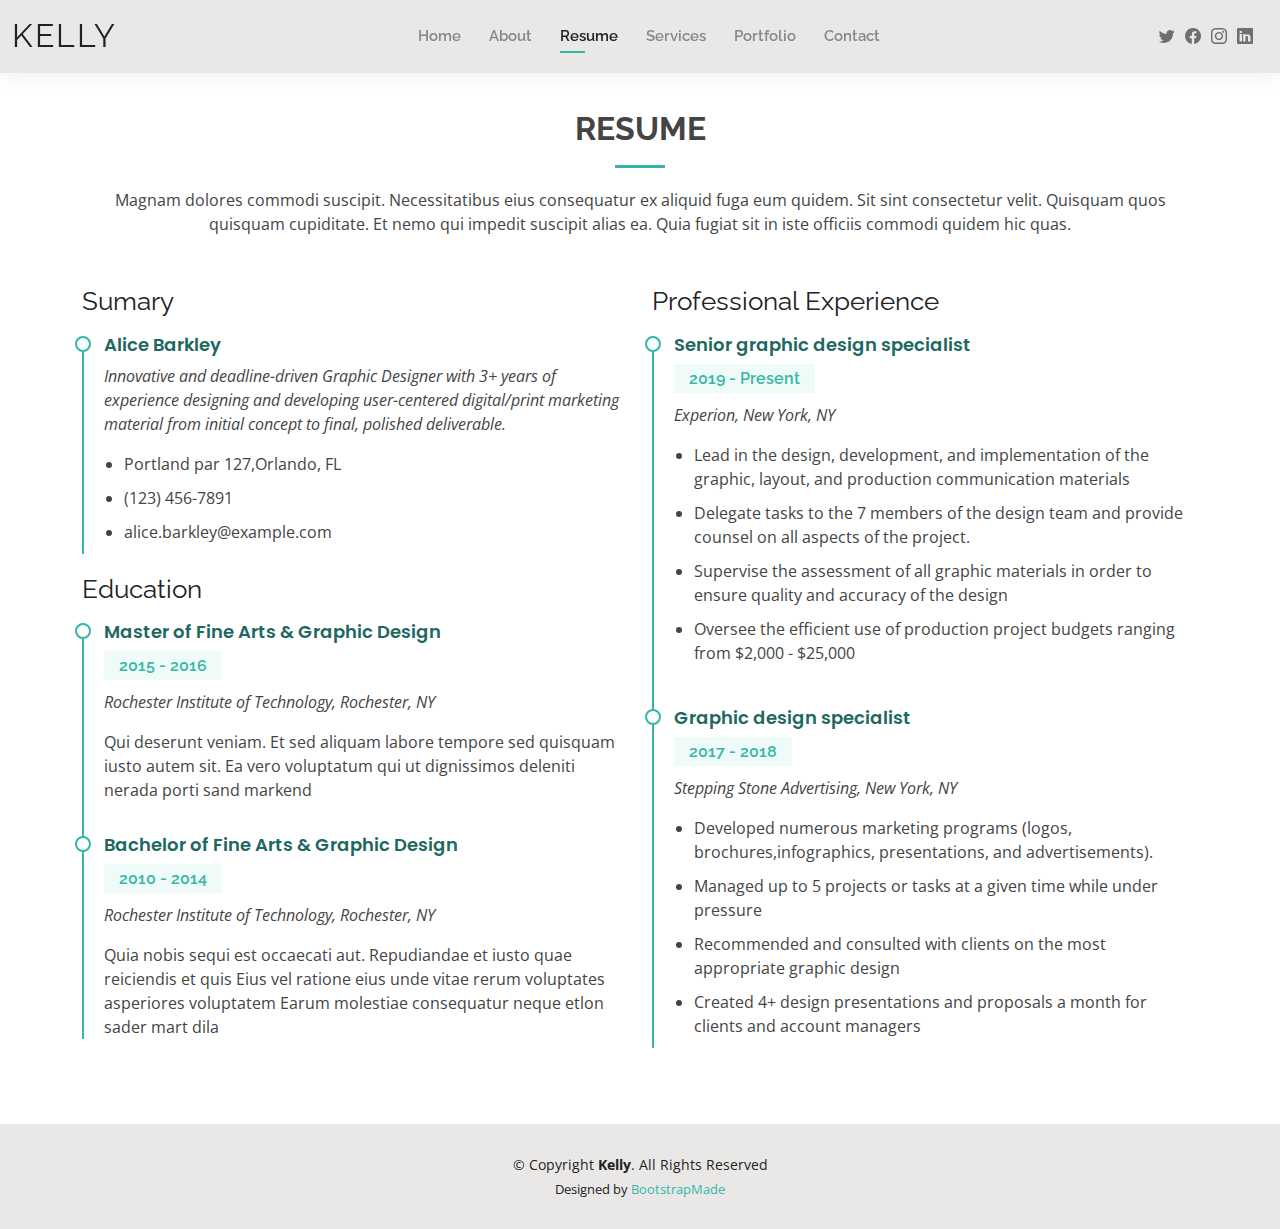
<file: resume.html>
<!DOCTYPE html>
<html lang="en">

<head>
  <meta charset="utf-8">
  <meta content="width=device-width, initial-scale=1.0" name="viewport">

  <title>Resume - Kelly Bootstrap Template</title>
  <meta content="" name="description">
  <meta content="" name="keywords">

  <!-- Favicons -->
  <link href="assets/img/favicon.png" rel="icon">
  <link href="assets/img/apple-touch-icon.png" rel="apple-touch-icon">

  <!-- Google Fonts -->
  <link href="https://fonts.googleapis.com/css?family=Open+Sans:300,300i,400,400i,600,600i,700,700i|Raleway:300,300i,400,400i,500,500i,600,600i,700,700i|Poppins:300,300i,400,400i,500,500i,600,600i,700,700i" rel="stylesheet">

  <!-- Vendor CSS Files -->
  <link href="assets/vendor/aos/aos.css" rel="stylesheet">
  <link href="assets/vendor/bootstrap/css/bootstrap.min.css" rel="stylesheet">
  <link href="assets/vendor/bootstrap-icons/bootstrap-icons.css" rel="stylesheet">
  <link href="assets/vendor/boxicons/css/boxicons.min.css" rel="stylesheet">
  <link href="assets/vendor/glightbox/css/glightbox.min.css" rel="stylesheet">
  <link href="assets/vendor/swiper/swiper-bundle.min.css" rel="stylesheet">

  <!-- Template Main CSS File -->
  <link href="assets/css/style.css" rel="stylesheet">

  <!-- =======================================================
  * Template Name: Kelly
  * Updated: Jan 29 2024 with Bootstrap v5.3.2
  * Template URL: https://bootstrapmade.com/kelly-free-bootstrap-cv-resume-html-template/
  * Author: BootstrapMade.com
  * License: https://bootstrapmade.com/license/
  ======================================================== -->
</head>

<body>

  <!-- ======= Header ======= -->
  <header id="header" class="fixed-top">
    <div class="container-fluid d-flex justify-content-between align-items-center">

      <h1 class="logo me-auto me-lg-0"><a href="index.html">Kelly</a></h1>
      <!-- Uncomment below if you prefer to use an image logo -->
      <!-- <a href="index.html" class="logo"><img src="assets/img/logo.png" alt="" class="img-fluid"></a>-->

      <nav id="navbar" class="navbar order-last order-lg-0">
        <ul>
          <li><a href="index.html">Home</a></li>
          <li><a href="about.html">About</a></li>
          <li><a class="active" href="resume.html">Resume</a></li>
          <li><a href="services.html">Services</a></li>
          <li><a href="portfolio.html">Portfolio</a></li>
          <li><a href="contact.html">Contact</a></li>
        </ul>
        <i class="bi bi-list mobile-nav-toggle"></i>
      </nav><!-- .navbar -->

      <div class="header-social-links">
        <a href="#" class="twitter"><i class="bi bi-twitter"></i></a>
        <a href="#" class="facebook"><i class="bi bi-facebook"></i></a>
        <a href="#" class="instagram"><i class="bi bi-instagram"></i></a>
        <a href="#" class="linkedin"><i class="bi bi-linkedin"></i></i></a>
      </div>

    </div>

  </header><!-- End Header -->

  <main id="main">

    <!-- ======= Resume Section ======= -->
    <section id="resume" class="resume">
      <div class="container" data-aos="fade-up">

        <div class="section-title">
          <h2>Resume</h2>
          <p>Magnam dolores commodi suscipit. Necessitatibus eius consequatur ex aliquid fuga eum quidem. Sit sint consectetur velit. Quisquam quos quisquam cupiditate. Et nemo qui impedit suscipit alias ea. Quia fugiat sit in iste officiis commodi quidem hic quas.</p>
        </div>

        <div class="row">
          <div class="col-lg-6">
            <h3 class="resume-title">Sumary</h3>
            <div class="resume-item pb-0">
              <h4>Alice Barkley</h4>
              <p><em>Innovative and deadline-driven Graphic Designer with 3+ years of experience designing and developing user-centered digital/print marketing material from initial concept to final, polished deliverable.</em></p>
              <p>
              <ul>
                <li>Portland par 127,Orlando, FL</li>
                <li>(123) 456-7891</li>
                <li>alice.barkley@example.com</li>
              </ul>
              </p>
            </div>

            <h3 class="resume-title">Education</h3>
            <div class="resume-item">
              <h4>Master of Fine Arts &amp; Graphic Design</h4>
              <h5>2015 - 2016</h5>
              <p><em>Rochester Institute of Technology, Rochester, NY</em></p>
              <p>Qui deserunt veniam. Et sed aliquam labore tempore sed quisquam iusto autem sit. Ea vero voluptatum qui ut dignissimos deleniti nerada porti sand markend</p>
            </div>
            <div class="resume-item">
              <h4>Bachelor of Fine Arts &amp; Graphic Design</h4>
              <h5>2010 - 2014</h5>
              <p><em>Rochester Institute of Technology, Rochester, NY</em></p>
              <p>Quia nobis sequi est occaecati aut. Repudiandae et iusto quae reiciendis et quis Eius vel ratione eius unde vitae rerum voluptates asperiores voluptatem Earum molestiae consequatur neque etlon sader mart dila</p>
            </div>
          </div>
          <div class="col-lg-6">
            <h3 class="resume-title">Professional Experience</h3>
            <div class="resume-item">
              <h4>Senior graphic design specialist</h4>
              <h5>2019 - Present</h5>
              <p><em>Experion, New York, NY </em></p>
              <p>
              <ul>
                <li>Lead in the design, development, and implementation of the graphic, layout, and production communication materials</li>
                <li>Delegate tasks to the 7 members of the design team and provide counsel on all aspects of the project. </li>
                <li>Supervise the assessment of all graphic materials in order to ensure quality and accuracy of the design</li>
                <li>Oversee the efficient use of production project budgets ranging from $2,000 - $25,000</li>
              </ul>
              </p>
            </div>
            <div class="resume-item">
              <h4>Graphic design specialist</h4>
              <h5>2017 - 2018</h5>
              <p><em>Stepping Stone Advertising, New York, NY</em></p>
              <p>
              <ul>
                <li>Developed numerous marketing programs (logos, brochures,infographics, presentations, and advertisements).</li>
                <li>Managed up to 5 projects or tasks at a given time while under pressure</li>
                <li>Recommended and consulted with clients on the most appropriate graphic design</li>
                <li>Created 4+ design presentations and proposals a month for clients and account managers</li>
              </ul>
              </p>
            </div>
          </div>
        </div>

      </div>
    </section><!-- End Resume Section -->

  </main><!-- End #main -->

  <!-- ======= Footer ======= -->
  <footer id="footer">
    <div class="container">
      <div class="copyright">
        &copy; Copyright <strong><span>Kelly</span></strong>. All Rights Reserved
      </div>
      <div class="credits">
        <!-- All the links in the footer should remain intact. -->
        <!-- You can delete the links only if you purchased the pro version. -->
        <!-- Licensing information: https://bootstrapmade.com/license/ -->
        <!-- Purchase the pro version with working PHP/AJAX contact form: https://bootstrapmade.com/kelly-free-bootstrap-cv-resume-html-template/ -->
        Designed by <a href="https://bootstrapmade.com/">BootstrapMade</a>
      </div>
    </div>
  </footer><!-- End  Footer -->

  <div id="preloader"></div>
  <a href="#" class="back-to-top d-flex align-items-center justify-content-center"><i class="bi bi-arrow-up-short"></i></a>

  <!-- Vendor JS Files -->
  <script src="assets/vendor/purecounter/purecounter_vanilla.js"></script>
  <script src="assets/vendor/aos/aos.js"></script>
  <script src="assets/vendor/bootstrap/js/bootstrap.bundle.min.js"></script>
  <script src="assets/vendor/glightbox/js/glightbox.min.js"></script>
  <script src="assets/vendor/isotope-layout/isotope.pkgd.min.js"></script>
  <script src="assets/vendor/swiper/swiper-bundle.min.js"></script>
  <script src="assets/vendor/waypoints/noframework.waypoints.js"></script>
  <script src="assets/vendor/php-email-form/validate.js"></script>

  <!-- Template Main JS File -->
  <script src="assets/js/main.js"></script>

</body>

</html>
</file>
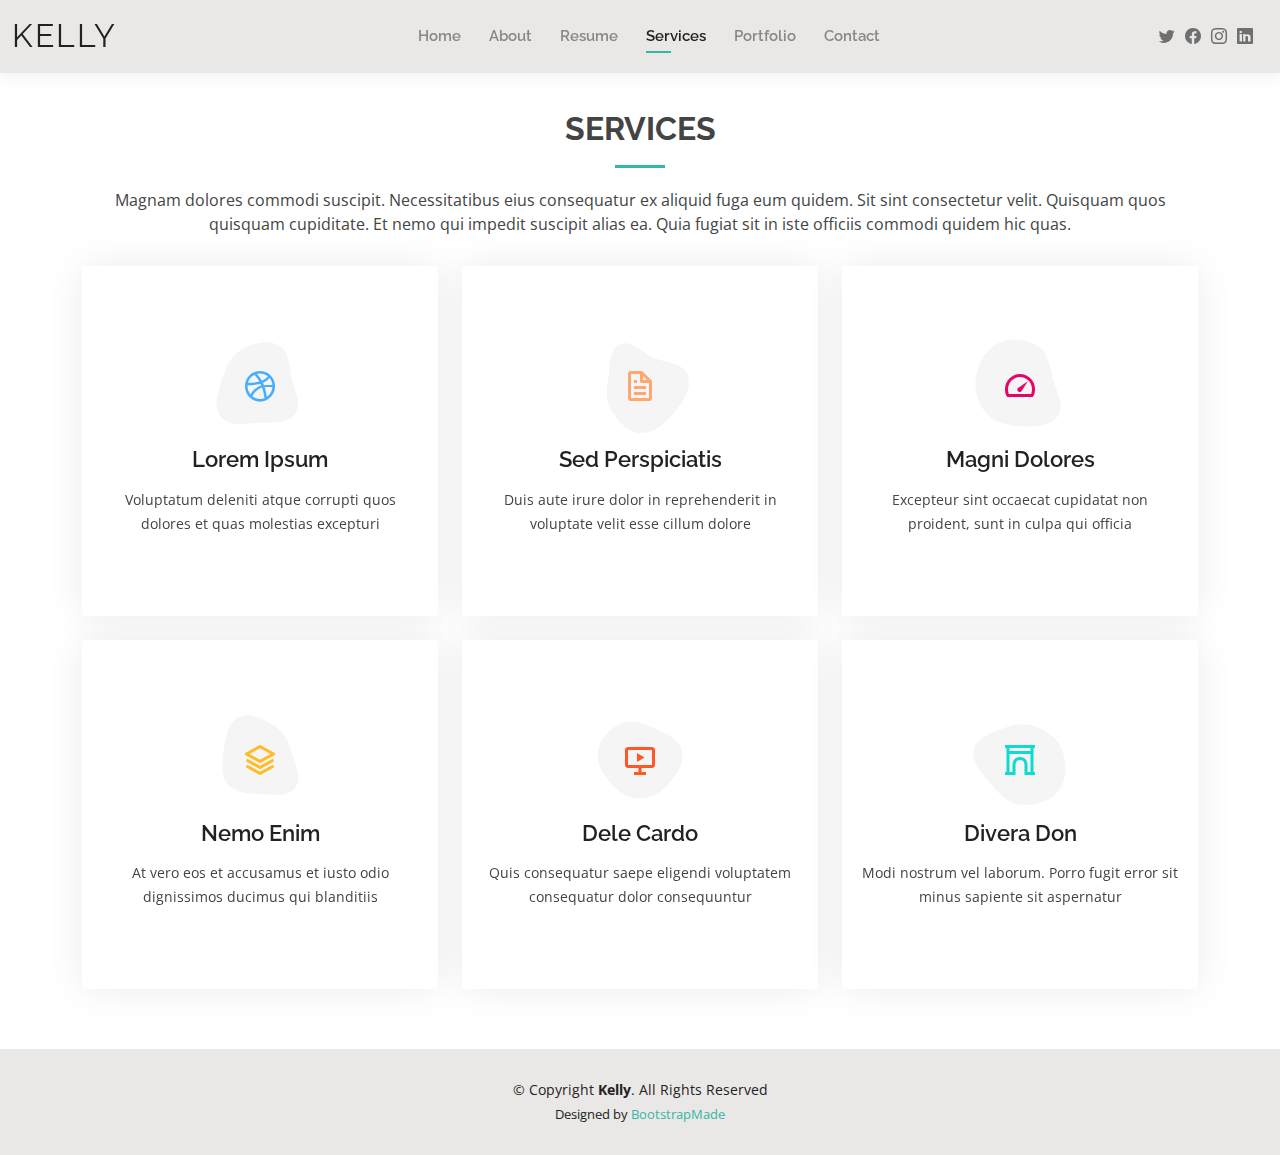
<file: services.html>
<!DOCTYPE html>
<html lang="en">

<head>
  <meta charset="utf-8">
  <meta content="width=device-width, initial-scale=1.0" name="viewport">

  <title>Services - Kelly Bootstrap Template</title>
  <meta content="" name="description">
  <meta content="" name="keywords">

  <!-- Favicons -->
  <link href="assets/img/favicon.png" rel="icon">
  <link href="assets/img/apple-touch-icon.png" rel="apple-touch-icon">

  <!-- Google Fonts -->
  <link href="https://fonts.googleapis.com/css?family=Open+Sans:300,300i,400,400i,600,600i,700,700i|Raleway:300,300i,400,400i,500,500i,600,600i,700,700i|Poppins:300,300i,400,400i,500,500i,600,600i,700,700i" rel="stylesheet">

  <!-- Vendor CSS Files -->
  <link href="assets/vendor/aos/aos.css" rel="stylesheet">
  <link href="assets/vendor/bootstrap/css/bootstrap.min.css" rel="stylesheet">
  <link href="assets/vendor/bootstrap-icons/bootstrap-icons.css" rel="stylesheet">
  <link href="assets/vendor/boxicons/css/boxicons.min.css" rel="stylesheet">
  <link href="assets/vendor/glightbox/css/glightbox.min.css" rel="stylesheet">
  <link href="assets/vendor/swiper/swiper-bundle.min.css" rel="stylesheet">

  <!-- Template Main CSS File -->
  <link href="assets/css/style.css" rel="stylesheet">

  <!-- =======================================================
  * Template Name: Kelly
  * Updated: Jan 29 2024 with Bootstrap v5.3.2
  * Template URL: https://bootstrapmade.com/kelly-free-bootstrap-cv-resume-html-template/
  * Author: BootstrapMade.com
  * License: https://bootstrapmade.com/license/
  ======================================================== -->
</head>

<body>

  <!-- ======= Header ======= -->
  <header id="header" class="fixed-top">
    <div class="container-fluid d-flex justify-content-between align-items-center">

      <h1 class="logo me-auto me-lg-0"><a href="index.html">Kelly</a></h1>
      <!-- Uncomment below if you prefer to use an image logo -->
      <!-- <a href="index.html" class="logo"><img src="assets/img/logo.png" alt="" class="img-fluid"></a>-->

      <nav id="navbar" class="navbar order-last order-lg-0">
        <ul>
          <li><a href="index.html">Home</a></li>
          <li><a href="about.html">About</a></li>
          <li><a href="resume.html">Resume</a></li>
          <li><a class="active" href="services.html">Services</a></li>
          <li><a href="portfolio.html">Portfolio</a></li>
          <li><a href="contact.html">Contact</a></li>
        </ul>
        <i class="bi bi-list mobile-nav-toggle"></i>
      </nav><!-- .navbar -->

      <div class="header-social-links">
        <a href="#" class="twitter"><i class="bi bi-twitter"></i></a>
        <a href="#" class="facebook"><i class="bi bi-facebook"></i></a>
        <a href="#" class="instagram"><i class="bi bi-instagram"></i></a>
        <a href="#" class="linkedin"><i class="bi bi-linkedin"></i></i></a>
      </div>

    </div>

  </header><!-- End Header -->

  <main id="main">

    <!-- ======= Services Section ======= -->
    <section id="services" class="services">
      <div class="container" data-aos="fade-up">

        <div class="section-title">
          <h2>Services</h2>
          <p>Magnam dolores commodi suscipit. Necessitatibus eius consequatur ex aliquid fuga eum quidem. Sit sint consectetur velit. Quisquam quos quisquam cupiditate. Et nemo qui impedit suscipit alias ea. Quia fugiat sit in iste officiis commodi quidem hic quas.</p>
        </div>

        <div class="row">
          <div class="col-lg-4 col-md-6 d-flex align-items-stretch" data-aos="zoom-in" data-aos-delay="100">
            <div class="icon-box iconbox-blue">
              <div class="icon">
                <svg width="100" height="100" viewBox="0 0 600 600" xmlns="http://www.w3.org/2000/svg">
                  <path stroke="none" stroke-width="0" fill="#f5f5f5" d="M300,521.0016835830174C376.1290562159157,517.8887921683347,466.0731472004068,529.7835943286574,510.70327084640275,468.03025145048787C554.3714126377745,407.6079735673963,508.03601936045806,328.9844924480964,491.2728898941984,256.3432110539036C474.5976632858925,184.082847569629,479.9380746630129,96.60480741107993,416.23090153303,58.64404602377083C348.86323505073057,18.502131276798302,261.93793281208167,40.57373210992963,193.5410806939664,78.93577620505333C130.42746243093433,114.334589627462,98.30271207620316,179.96522072025542,76.75703585869454,249.04625023123273C51.97151888228291,328.5150500222984,13.704378332031375,421.85034740162234,66.52175969318436,486.19268352777647C119.04800174914682,550.1803526380478,217.28368757567262,524.383925680826,300,521.0016835830174"></path>
                </svg>
                <i class="bx bxl-dribbble"></i>
              </div>
              <h4><a href="">Lorem Ipsum</a></h4>
              <p>Voluptatum deleniti atque corrupti quos dolores et quas molestias excepturi</p>
            </div>
          </div>

          <div class="col-lg-4 col-md-6 d-flex align-items-stretch mt-4 mt-md-0" data-aos="zoom-in" data-aos-delay="200">
            <div class="icon-box iconbox-orange ">
              <div class="icon">
                <svg width="100" height="100" viewBox="0 0 600 600" xmlns="http://www.w3.org/2000/svg">
                  <path stroke="none" stroke-width="0" fill="#f5f5f5" d="M300,582.0697525312426C382.5290701553225,586.8405444964366,449.9789794690241,525.3245884688669,502.5850820975895,461.55621195738473C556.606425686781,396.0723002908107,615.8543463187945,314.28637112970534,586.6730223649479,234.56875336149918C558.9533121215079,158.8439757836574,454.9685369536778,164.00468322053177,381.49747125262974,130.76875717737553C312.15926192815925,99.40240125094834,248.97055460311594,18.661163978235184,179.8680185752513,50.54337015887873C110.5421016452524,82.52863877960104,119.82277516462835,180.83849132639028,109.12597500060166,256.43424936330496C100.08760227029461,320.3096726198365,92.17705696193138,384.0621239912766,124.79988738764834,439.7174275375508C164.83382741302287,508.01625554203684,220.96474134820875,577.5009287672846,300,582.0697525312426"></path>
                </svg>
                <i class="bx bx-file"></i>
              </div>
              <h4><a href="">Sed Perspiciatis</a></h4>
              <p>Duis aute irure dolor in reprehenderit in voluptate velit esse cillum dolore</p>
            </div>
          </div>

          <div class="col-lg-4 col-md-6 d-flex align-items-stretch mt-4 mt-lg-0" data-aos="zoom-in" data-aos-delay="300">
            <div class="icon-box iconbox-pink">
              <div class="icon">
                <svg width="100" height="100" viewBox="0 0 600 600" xmlns="http://www.w3.org/2000/svg">
                  <path stroke="none" stroke-width="0" fill="#f5f5f5" d="M300,541.5067337569781C382.14930387511276,545.0595476570109,479.8736841581634,548.3450877840088,526.4010558755058,480.5488172755941C571.5218469581645,414.80211281144784,517.5187510058486,332.0715597781072,496.52539010469104,255.14436215662573C477.37192572678356,184.95920475031193,473.57363656557914,105.61284051026155,413.0603344069578,65.22779650032875C343.27470386102294,18.654635553484475,251.2091493199835,5.337323636656869,175.0934190732945,40.62881213300186C97.87086631185822,76.43348514350839,51.98124368387456,156.15599469081315,36.44837278890362,239.84606092416172C21.716077023791087,319.22268207091537,43.775223500013084,401.1760424656574,96.891909868211,461.97329694683043C147.22146801428983,519.5804099606455,223.5754009179313,538.201503339737,300,541.5067337569781"></path>
                </svg>
                <i class="bx bx-tachometer"></i>
              </div>
              <h4><a href="">Magni Dolores</a></h4>
              <p>Excepteur sint occaecat cupidatat non proident, sunt in culpa qui officia</p>
            </div>
          </div>

          <div class="col-lg-4 col-md-6 d-flex align-items-stretch mt-4" data-aos="zoom-in" data-aos-delay="100">
            <div class="icon-box iconbox-yellow">
              <div class="icon">
                <svg width="100" height="100" viewBox="0 0 600 600" xmlns="http://www.w3.org/2000/svg">
                  <path stroke="none" stroke-width="0" fill="#f5f5f5" d="M300,503.46388370962813C374.79870501325706,506.71871716319447,464.8034551963731,527.1746412648533,510.4981551193396,467.86667711651364C555.9287308511215,408.9015244558933,512.6030010748507,327.5744911775523,490.211057578863,256.5855673507754C471.097692560561,195.9906835881958,447.69079081568157,138.11976852964426,395.19560036434837,102.3242989838813C329.3053358748298,57.3949838291264,248.02791733380457,8.279543830951368,175.87071277845988,42.242879143198664C103.41431057327972,76.34704239035025,93.79494320519305,170.9812938413882,81.28167332365135,250.07896920659033C70.17666984294237,320.27484674793965,64.84698225790005,396.69656628748305,111.28512138212992,450.4950937839243C156.20124167950087,502.5303643271138,231.32542653798444,500.4755392045468,300,503.46388370962813"></path>
                </svg>
                <i class="bx bx-layer"></i>
              </div>
              <h4><a href="">Nemo Enim</a></h4>
              <p>At vero eos et accusamus et iusto odio dignissimos ducimus qui blanditiis</p>
            </div>
          </div>

          <div class="col-lg-4 col-md-6 d-flex align-items-stretch mt-4" data-aos="zoom-in" data-aos-delay="200">
            <div class="icon-box iconbox-red">
              <div class="icon">
                <svg width="100" height="100" viewBox="0 0 600 600" xmlns="http://www.w3.org/2000/svg">
                  <path stroke="none" stroke-width="0" fill="#f5f5f5" d="M300,532.3542879108572C369.38199826031484,532.3153073249985,429.10787420159085,491.63046689027357,474.5244479745417,439.17860296908856C522.8885846962883,383.3225815378663,569.1668002868075,314.3205725914397,550.7432151929288,242.7694973846089C532.6665558377875,172.5657663291529,456.2379748765914,142.6223662098291,390.3689995646985,112.34683881706744C326.66090330228417,83.06452184765237,258.84405631176094,53.51806209861945,193.32584062364296,78.48882559362697C121.61183558270385,105.82097193414197,62.805066853699245,167.19869350419734,48.57481801355237,242.6138429142374C34.843463184063346,315.3850353017275,76.69343916112496,383.4422959591041,125.22947124332185,439.3748458443577C170.7312796277747,491.8107796887764,230.57421082200815,532.3932930995766,300,532.3542879108572"></path>
                </svg>
                <i class="bx bx-slideshow"></i>
              </div>
              <h4><a href="">Dele Cardo</a></h4>
              <p>Quis consequatur saepe eligendi voluptatem consequatur dolor consequuntur</p>
            </div>
          </div>

          <div class="col-lg-4 col-md-6 d-flex align-items-stretch mt-4" data-aos="zoom-in" data-aos-delay="300">
            <div class="icon-box iconbox-teal">
              <div class="icon">
                <svg width="100" height="100" viewBox="0 0 600 600" xmlns="http://www.w3.org/2000/svg">
                  <path stroke="none" stroke-width="0" fill="#f5f5f5" d="M300,566.797414625762C385.7384707136149,576.1784315230908,478.7894351017131,552.8928747891023,531.9192734346935,484.94944893311C584.6109503024035,417.5663521118492,582.489472248146,322.67544863468447,553.9536738515405,242.03673114598146C529.1557734026468,171.96086150256528,465.24506316201064,127.66468636344209,395.9583748389544,100.7403814666027C334.2173773831606,76.7482773500951,269.4350130405921,84.62216499799875,207.1952322260088,107.2889140133804C132.92018162631612,134.33871894543012,41.79353780512637,160.00259165414826,22.644507872594943,236.69541883565114C3.319112789854554,314.0945973066697,72.72355303640163,379.243833228382,124.04198916343866,440.3218312028393C172.9286146004772,498.5055451809895,224.45579914871206,558.5317968840102,300,566.797414625762"></path>
                </svg>
                <i class="bx bx-arch"></i>
              </div>
              <h4><a href="">Divera Don</a></h4>
              <p>Modi nostrum vel laborum. Porro fugit error sit minus sapiente sit aspernatur</p>
            </div>
          </div>

        </div>

      </div>
    </section><!-- End Services Section -->

  </main><!-- End #main -->

  <!-- ======= Footer ======= -->
  <footer id="footer">
    <div class="container">
      <div class="copyright">
        &copy; Copyright <strong><span>Kelly</span></strong>. All Rights Reserved
      </div>
      <div class="credits">
        <!-- All the links in the footer should remain intact. -->
        <!-- You can delete the links only if you purchased the pro version. -->
        <!-- Licensing information: https://bootstrapmade.com/license/ -->
        <!-- Purchase the pro version with working PHP/AJAX contact form: https://bootstrapmade.com/kelly-free-bootstrap-cv-resume-html-template/ -->
        Designed by <a href="https://bootstrapmade.com/">BootstrapMade</a>
      </div>
    </div>
  </footer><!-- End  Footer -->

  <div id="preloader"></div>
  <a href="#" class="back-to-top d-flex align-items-center justify-content-center"><i class="bi bi-arrow-up-short"></i></a>

  <!-- Vendor JS Files -->
  <script src="assets/vendor/purecounter/purecounter_vanilla.js"></script>
  <script src="assets/vendor/aos/aos.js"></script>
  <script src="assets/vendor/bootstrap/js/bootstrap.bundle.min.js"></script>
  <script src="assets/vendor/glightbox/js/glightbox.min.js"></script>
  <script src="assets/vendor/isotope-layout/isotope.pkgd.min.js"></script>
  <script src="assets/vendor/swiper/swiper-bundle.min.js"></script>
  <script src="assets/vendor/waypoints/noframework.waypoints.js"></script>
  <script src="assets/vendor/php-email-form/validate.js"></script>

  <!-- Template Main JS File -->
  <script src="assets/js/main.js"></script>

</body>

</html>
</file>
<file: assets/css/style.css>
body {
  font-family: "Open Sans", sans-serif;
  color: #444444;
}

a {
  color: #34b7a7;
  text-decoration: none;
}

a:hover {
  color: #51cdbe;
  text-decoration: none;
}

h1,
h2,
h3,
h4,
h5,
h6 {
  font-family: "Raleway", sans-serif;
}

#main {
  margin-top: 50px;
}

@media (max-width: 992px) {
  #main {
    margin-top: 30px;
  }
}

/*--------------------------------------------------------------
# Preloader
--------------------------------------------------------------*/
#preloader {
  position: fixed;
  top: 0;
  left: 0;
  right: 0;
  bottom: 0;
  z-index: 9999;
  overflow: hidden;
  background: #fff;
}

#preloader:before {
  content: "";
  position: fixed;
  top: calc(50% - 30px);
  left: calc(50% - 30px);
  border: 6px solid #34b7a7;
  border-top-color: #dcf5f2;
  border-radius: 50%;
  width: 60px;
  height: 60px;
  animation: animate-preloader 1s linear infinite;
}

@keyframes animate-preloader {
  0% {
    transform: rotate(0deg);
  }

  100% {
    transform: rotate(360deg);
  }
}

/*--------------------------------------------------------------
# Back to top button
--------------------------------------------------------------*/
.back-to-top {
  position: fixed;
  visibility: hidden;
  opacity: 0;
  right: 15px;
  bottom: 15px;
  z-index: 996;
  background: #34b7a7;
  width: 40px;
  height: 40px;
  border-radius: 50px;
  transition: all 0.4s;
}

.back-to-top i {
  font-size: 24px;
  color: #fff;
  line-height: 0;
}

.back-to-top:hover {
  background: #49cbbb;
  color: #fff;
}

.back-to-top.active {
  visibility: visible;
  opacity: 1;
}

/*--------------------------------------------------------------
# Header
--------------------------------------------------------------*/
#header {
  background: #e9e8e6;
  box-shadow: 0px 0px 25px 0 rgba(0, 0, 0, 0.08);
  z-index: 997;
  padding: 15px 0;
}

#header .logo {
  font-size: 32px;
  margin: 0;
  padding: 0;
  line-height: 1;
  font-weight: 400;
  letter-spacing: 2px;
  text-transform: uppercase;
}

#header .logo a {
  color: #222222;
}

#header .logo img {
  max-height: 40px;
}

@media (max-width: 992px) {
  #header .logo {
    font-size: 28px;
  }
}

/*--------------------------------------------------------------
# Header Social Links
--------------------------------------------------------------*/
.header-social-links {
  padding-right: 15px;
}

.header-social-links a {
  color: #6f6f6f;
  padding-left: 6px;
  display: inline-block;
  line-height: 0px;
  transition: 0.3s;
  font-size: 16px;
}

.header-social-links a:hover {
  color: #34b7a7;
}

/*--------------------------------------------------------------
# Navigation Menu
--------------------------------------------------------------*/
/**
* Desktop Navigation 
*/
.navbar {
  padding: 0;
}

.navbar ul {
  margin: 0;
  padding: 0;
  display: flex;
  list-style: none;
  align-items: center;
}

.navbar li {
  position: relative;
  padding: 10px 0 10px 28px;
}

.navbar a,
.navbar a:focus {
  display: flex;
  align-items: center;
  justify-content: space-between;
  font-family: "Raleway", sans-serif;
  font-size: 15px;
  font-weight: 600;
  color: #888888;
  white-space: nowrap;
  transition: 0.3s;
  position: relative;
}

.navbar a i,
.navbar a:focus i {
  font-size: 12px;
  line-height: 0;
  margin-left: 5px;
}

.navbar>ul>li>a:before {
  content: "";
  position: absolute;
  width: 0;
  height: 2px;
  bottom: -5px;
  left: 0;
  background-color: #34b7a7;
  visibility: hidden;
  width: 0px;
  transition: all 0.3s ease-in-out 0s;
}

.navbar a:hover:before,
.navbar li:hover>a:before,
.navbar .active:before {
  visibility: visible;
  width: 25px;
}

.navbar a:hover,
.navbar .active,
.navbar .active:focus,
.navbar li:hover>a {
  color: #222222;
}

.navbar .dropdown ul {
  display: block;
  position: absolute;
  left: 14px;
  top: calc(100% + 30px);
  margin: 0;
  padding: 10px 0;
  z-index: 99;
  opacity: 0;
  visibility: hidden;
  background: #fff;
  box-shadow: 0px 0px 30px rgba(127, 137, 161, 0.25);
  transition: 0.3s;
  border-radius: 4px;
}

.navbar .dropdown ul li {
  min-width: 200px;
  padding: 0;
}

.navbar .dropdown ul a {
  padding: 10px 20px;
  font-size: 15px;
  text-transform: none;
  font-weight: 600;
}

.navbar .dropdown ul a i {
  font-size: 12px;
}

.navbar .dropdown ul a:hover,
.navbar .dropdown ul .active:hover,
.navbar .dropdown ul li:hover>a {
  color: #34b7a7;
}

.navbar .dropdown:hover>ul {
  opacity: 1;
  top: 100%;
  visibility: visible;
}

.navbar .dropdown .dropdown ul {
  top: 0;
  left: calc(100% - 30px);
  visibility: hidden;
}

.navbar .dropdown .dropdown:hover>ul {
  opacity: 1;
  top: 0;
  left: 100%;
  visibility: visible;
}

@media (max-width: 1366px) {
  .navbar .dropdown .dropdown ul {
    left: -90%;
  }

  .navbar .dropdown .dropdown:hover>ul {
    left: -100%;
  }
}

/**
* Mobile Navigation 
*/
.mobile-nav-toggle {
  color: #222222;
  font-size: 28px;
  cursor: pointer;
  display: none;
  line-height: 0;
  transition: 0.5s;
}

.mobile-nav-toggle.bi-x {
  color: #fff;
}

@media (max-width: 991px) {
  .mobile-nav-toggle {
    display: block;
  }

  .navbar ul {
    display: none;
  }
}

.navbar-mobile {
  position: fixed;
  overflow: hidden;
  top: 0;
  right: 0;
  left: 0;
  bottom: 0;
  background: rgba(9, 9, 9, 0.9);
  transition: 0.3s;
  z-index: 999;
}

.navbar-mobile .mobile-nav-toggle {
  position: absolute;
  top: 15px;
  right: 15px;
}

.navbar-mobile ul {
  display: block;
  position: absolute;
  top: 55px;
  right: 15px;
  bottom: 15px;
  left: 15px;
  padding: 10px 0;
  border-radius: 10px;
  background-color: #fff;
  overflow-y: auto;
  transition: 0.3s;
}

.navbar-mobile a,
.navbar-mobile a:focus {
  font-size: 15px;
  padding-right: 15px;
  color: #222222;
}

.navbar-mobile a:hover,
.navbar-mobile .active,
.navbar-mobile li:hover>a {
  color: #34b7a7;
}

.navbar-mobile .getstarted,
.navbar-mobile .getstarted:focus {
  margin: 15px;
}

.navbar-mobile .dropdown ul {
  position: static;
  display: none;
  margin: 10px 20px;
  padding: 10px 0;
  z-index: 99;
  opacity: 1;
  visibility: visible;
  background: #fff;
  box-shadow: 0px 0px 30px rgba(127, 137, 161, 0.25);
}

.navbar-mobile .dropdown ul li {
  min-width: 200px;
}

.navbar-mobile .dropdown ul a {
  padding: 10px 20px;
}

.navbar-mobile .dropdown ul a i {
  font-size: 12px;
}

.navbar-mobile .dropdown ul a:hover,
.navbar-mobile .dropdown ul .active:hover,
.navbar-mobile .dropdown ul li:hover>a {
  color: #34b7a7;
}

.navbar-mobile .dropdown>.dropdown-active {
  display: block;
}

/*--------------------------------------------------------------
# Hero Section
--------------------------------------------------------------*/
#hero {
  width: 100%;
  height: 100vh;
  background: url("../img/portfolio-image-4.jpg") top right;
  background-size: cover;
  /* opacity: 0.6; */
}

#hero .container {
  padding-top: 70px;
  position: relative;
}

@media (max-width: 992px) {
  #hero .container {
    padding-top: 58px;
  }
}

#hero h1 {
  margin: 0;
  font-size: 48px;
  font-weight: 700;
  line-height: 56px;
  color: #000000;
}

#hero h2 {
  color: #000000;
  margin: 10px 0 0 0;
  font-size: 22px;
}

#hero .btn-about {
  font-family: "Raleway", sans-serif;
  text-transform: uppercase;
  font-weight: 600;
  font-size: 12px;
  letter-spacing: 1px;
  display: inline-block;
  padding: 12px 40px;
  border-radius: 50px;
  transition: 0.5s;
  margin-top: 30px;
  color: #fff;
  background: #34b7a7;
}

#hero .btn-about:hover {
  background: #3dc8b7;
}

@media (min-width: 1024px) {
  #hero {
    background-attachment: fixed;
  }
}

@media (max-width: 992px) {
  #hero:before {
    content: "";
    background: rgba(255, 255, 255, 0.8);
    position: absolute;
    bottom: 0;
    top: 0;
    left: 0;
    right: 0;
  }

  #hero h1 {
    font-size: 28px;
    line-height: 36px;
  }

  #hero h2 {
    font-size: 18px;
    line-height: 24px;
  }
}

/*--------------------------------------------------------------
# Sections General
--------------------------------------------------------------*/
section {
  padding: 60px 0;
}

.section-bg {
  background-color: #e7f8f6;
}

.section-title {
  text-align: center;
  padding-bottom: 30px;
}

.section-title h2 {
  font-size: 32px;
  font-weight: bold;
  text-transform: uppercase;
  margin-bottom: 20px;
  padding-bottom: 20px;
  position: relative;
}

.section-title h2::after {
  content: "";
  position: absolute;
  display: block;
  width: 50px;
  height: 3px;
  background: #34b7a7;
  bottom: 0;
  left: calc(50% - 25px);
}

.section-title p {
  margin-bottom: 0;
}

/*--------------------------------------------------------------
# Cta
--------------------------------------------------------------*/
.cta {
  background: linear-gradient(rgba(0, 0, 0, 0.6), rgba(0, 0, 0, 0.6)), url("../img/bg-1.jpg") fixed center center;
  background-size: cover;
  padding: 80px 0;
}

.cta h3 {
  color: #fff;
  font-size: 28px;
  font-weight: 700;
}

.cta p {
  color: #fff;
}

.cta .cta-btn {
  font-family: "Raleway", sans-serif;
  text-transform: uppercase;
  font-weight: 500;
  font-size: 16px;
  letter-spacing: 1px;
  display: inline-block;
  padding: 8px 20px;
  border-radius: 2px;
  transition: 0.5s;
  margin: 10px;
  border: 2px solid #fff;
  color: #fff;
}

.cta .cta-btn:hover {
  background: #34b7a7;
  border: 2px solid #34b7a7;
}

@media (max-width: 1024px) {
  .cta {
    background-attachment: scroll;
  }
}

@media (min-width: 769px) {
  .cta .cta-btn-container {
    display: flex;
    align-items: center;
    justify-content: flex-end;
  }
}

/*--------------------------------------------------------------
# About
--------------------------------------------------------------*/
.about .content h3 {
  font-weight: 700;
  font-size: 26px;
  color: #555555;
}

.about .content ul {
  list-style: none;
  padding: 0;
}

.about .content ul li {
  padding-bottom: 10px;
}

.about .content ul i {
  font-size: 20px;
  padding-right: 2px;
  color: #34b7a7;
}

.about .content p:last-child {
  margin-bottom: 0;
}

/*--------------------------------------------------------------
# Skills
--------------------------------------------------------------*/
.skills .progress {
  height: 60px;
  display: block;
  background: none;
  border-radius: 0;
}

.skills .progress .skill {
  padding: 10px 0;
  margin: 0 0 6px 0;
  text-transform: uppercase;
  display: block;
  font-weight: 600;
  font-family: "Poppins", sans-serif;
  color: #222222;
}

.skills .progress .skill .val {
  float: right;
  font-style: normal;
}

.skills .progress-bar-wrap {
  background: #f3f3f3;
}

.skills .progress-bar {
  width: 1px;
  height: 10px;
  transition: 0.9s;
  background-color: #34b7a7;
}

/*--------------------------------------------------------------
# Facts
--------------------------------------------------------------*/
.facts .counters span {
  font-size: 48px;
  display: block;
  color: #34b7a7;
}

.facts .counters p {
  padding: 0;
  margin: 0 0 20px 0;
  font-family: "Raleway", sans-serif;
  font-size: 14px;
}

/*--------------------------------------------------------------
# Testimonials
--------------------------------------------------------------*/
.testimonials .section-header {
  margin-bottom: 40px;
}

.testimonials .testimonials-carousel,
.testimonials .testimonials-slider {
  overflow: hidden;
}

.testimonials .testimonial-item {
  text-align: center;
}

.testimonials .testimonial-item .testimonial-img {
  width: 120px;
  border-radius: 50%;
  border: 4px solid #fff;
  margin: 0 auto;
}

.testimonials .testimonial-item h3 {
  font-size: 20px;
  font-weight: bold;
  margin: 10px 0 5px 0;
  color: #111;
}

.testimonials .testimonial-item h4 {
  font-size: 14px;
  color: #999;
  margin: 0 0 15px 0;
}

.testimonials .testimonial-item .quote-icon-left,
.testimonials .testimonial-item .quote-icon-right {
  color: #c8efea;
  font-size: 26px;
}

.testimonials .testimonial-item .quote-icon-left {
  display: inline-block;
  left: -5px;
  position: relative;
}

.testimonials .testimonial-item .quote-icon-right {
  display: inline-block;
  right: -5px;
  position: relative;
  top: 10px;
}

.testimonials .testimonial-item p {
  font-style: italic;
  margin: 0 auto 15px auto;
}

@media (min-width: 992px) {
  .testimonials .testimonial-item p {
    width: 80%;
  }
}

.testimonials .swiper-pagination {
  margin-top: 20px;
  position: relative;
}

.testimonials .swiper-pagination .swiper-pagination-bullet {
  width: 12px;
  height: 12px;
  background-color: #fff;
  opacity: 1;
  border: 1px solid #34b7a7;
}

.testimonials .swiper-pagination .swiper-pagination-bullet-active {
  background-color: #34b7a7;
}

/*--------------------------------------------------------------
# Resume
--------------------------------------------------------------*/
.resume .resume-title {
  font-size: 26px;
  font-weight: 400;
  margin-top: 20px;
  margin-bottom: 20px;
  color: #222222;
}

.resume .resume-item {
  padding: 0 0 20px 20px;
  margin-top: -2px;
  border-left: 2px solid #34b7a7;
  position: relative;
}

.resume .resume-item h4 {
  line-height: 18px;
  font-size: 18px;
  font-weight: 600;
  font-family: "Poppins", sans-serif;
  color: #1d685f;
  margin-bottom: 10px;
}

.resume .resume-item h5 {
  font-size: 16px;
  background: #effbf9;
  padding: 5px 15px;
  display: inline-block;
  font-weight: 600;
  margin-bottom: 10px;
  color: #34b7a7;
}

.resume .resume-item ul {
  padding-left: 20px;
}

.resume .resume-item ul li {
  padding-bottom: 10px;
}

.resume .resume-item:last-child {
  padding-bottom: 0;
}

.resume .resume-item::before {
  content: "";
  position: absolute;
  width: 16px;
  height: 16px;
  border-radius: 50px;
  left: -9px;
  top: 0;
  background: #fff;
  border: 2px solid #34b7a7;
}

/*--------------------------------------------------------------
# Services
--------------------------------------------------------------*/
.services .icon-box {
  text-align: center;
  padding: 70px 20px 80px 20px;
  transition: all ease-in-out 0.3s;
  background: #fff;
  box-shadow: 0px 0 35px 0 rgba(0, 0, 0, 0.08);
}

.services .icon-box .icon {
  margin: 0 auto;
  width: 100px;
  height: 100px;
  display: flex;
  align-items: center;
  justify-content: center;
  transition: ease-in-out 0.3s;
  position: relative;
}

.services .icon-box .icon i {
  font-size: 36px;
  transition: 0.5s;
  position: relative;
}

.services .icon-box .icon svg {
  position: absolute;
  top: 0;
  left: 0;
}

.services .icon-box .icon svg path {
  transition: 0.5s;
  fill: #f5f5f5;
}

.services .icon-box h4 {
  font-weight: 600;
  margin: 10px 0 15px 0;
  font-size: 22px;
}

.services .icon-box h4 a {
  color: #222222;
  transition: ease-in-out 0.3s;
}

.services .icon-box p {
  line-height: 24px;
  font-size: 14px;
  margin-bottom: 0;
}

.services .iconbox-blue i {
  color: #47aeff;
}

.services .iconbox-blue:hover .icon i {
  color: #fff;
}

.services .iconbox-blue:hover .icon path {
  fill: #47aeff;
}

.services .iconbox-orange i {
  color: #ffa76e;
}

.services .iconbox-orange:hover .icon i {
  color: #fff;
}

.services .iconbox-orange:hover .icon path {
  fill: #ffa76e;
}

.services .iconbox-pink i {
  color: #e80368;
}

.services .iconbox-pink:hover .icon i {
  color: #fff;
}

.services .iconbox-pink:hover .icon path {
  fill: #e80368;
}

.services .iconbox-yellow i {
  color: #ffbb2c;
}

.services .iconbox-yellow:hover .icon i {
  color: #fff;
}

.services .iconbox-yellow:hover .icon path {
  fill: #ffbb2c;
}

.services .iconbox-red i {
  color: #ff5828;
}

.services .iconbox-red:hover .icon i {
  color: #fff;
}

.services .iconbox-red:hover .icon path {
  fill: #ff5828;
}

.services .iconbox-teal i {
  color: #11dbcf;
}

.services .iconbox-teal:hover .icon i {
  color: #fff;
}

.services .iconbox-teal:hover .icon path {
  fill: #11dbcf;
}

/*--------------------------------------------------------------
# Portfolio
--------------------------------------------------------------*/
.portfolio .portfolio-item {
  margin-bottom: 30px;
}

.portfolio #portfolio-flters {
  padding: 0;
  margin: 0 auto 20px auto;
  list-style: none;
  text-align: center;
}

.portfolio #portfolio-flters li {
  cursor: pointer;
  display: inline-block;
  padding: 8px 16px 10px 16px;
  font-size: 13px;
  font-weight: 500;
  line-height: 1;
  text-transform: uppercase;
  color: #444444;
  margin-bottom: 5px;
  transition: all 0.3s ease-in-out;
  border-radius: 50px;
}

.portfolio #portfolio-flters li:hover,
.portfolio #portfolio-flters li.filter-active {
  color: #fff;
  background: #34b7a7;
}

.portfolio #portfolio-flters li:last-child {
  margin-right: 0;
}

.portfolio .portfolio-wrap {
  transition: 0.3s;
  position: relative;
  overflow: hidden;
  z-index: 1;
  background: rgba(34, 34, 34, 0.6);
}

.portfolio .portfolio-wrap::before {
  content: "";
  background: rgba(34, 34, 34, 0.6);
  position: absolute;
  left: 0;
  right: 0;
  top: 0;
  bottom: 0;
  transition: all ease-in-out 0.3s;
  z-index: 2;
  opacity: 0;
}

.portfolio .portfolio-wrap img {
  transition: all ease-in-out 0.3s;
}

.portfolio .portfolio-wrap .portfolio-info {
  opacity: 0;
  position: absolute;
  top: 0;
  left: 0;
  right: 0;
  bottom: 0;
  z-index: 3;
  transition: all ease-in-out 0.3s;
  display: flex;
  flex-direction: column;
  justify-content: flex-end;
  align-items: flex-start;
  padding: 20px;
}

.portfolio .portfolio-wrap .portfolio-info h4 {
  font-size: 20px;
  color: #fff;
  font-weight: 600;
}

.portfolio .portfolio-wrap .portfolio-info p {
  color: rgba(255, 255, 255, 0.7);
  font-size: 14px;
  text-transform: uppercase;
  padding: 0;
  margin: 0;
  font-style: italic;
}

.portfolio .portfolio-wrap .portfolio-links {
  text-align: center;
  z-index: 4;
}

.portfolio .portfolio-wrap .portfolio-links a {
  color: #fff;
  margin: 0 5px 0 0;
  font-size: 28px;
  display: inline-block;
  transition: 0.3s;
}

.portfolio .portfolio-wrap .portfolio-links a:hover {
  color: #78d9cd;
}

.portfolio .portfolio-wrap:hover::before {
  opacity: 1;
}

.portfolio .portfolio-wrap:hover img {
  transform: scale(1.2);
}

.portfolio .portfolio-wrap:hover .portfolio-info {
  opacity: 1;
}

/*--------------------------------------------------------------
# Portfolio Details
--------------------------------------------------------------*/
.portfolio-details {
  padding-top: 0;
}

.portfolio-details .portfolio-details-slider img {
  width: 100%;
}

.portfolio-details .portfolio-details-slider .swiper-pagination {
  margin-top: 20px;
  position: relative;
}

.portfolio-details .portfolio-details-slider .swiper-pagination .swiper-pagination-bullet {
  width: 12px;
  height: 12px;
  background-color: #fff;
  opacity: 1;
  border: 1px solid #34b7a7;
}

.portfolio-details .portfolio-details-slider .swiper-pagination .swiper-pagination-bullet-active {
  background-color: #34b7a7;
}

.portfolio-details .portfolio-info {
  padding: 30px;
  box-shadow: 0px 0 30px rgba(34, 34, 34, 0.08);
}

.portfolio-details .portfolio-info h3 {
  font-size: 22px;
  font-weight: 700;
  margin-bottom: 20px;
  padding-bottom: 20px;
  border-bottom: 1px solid #eee;
}

.portfolio-details .portfolio-info ul {
  list-style: none;
  padding: 0;
  font-size: 15px;
}

.portfolio-details .portfolio-info ul li+li {
  margin-top: 10px;
}

.portfolio-details .portfolio-description {
  padding-top: 30px;
}

.portfolio-details .portfolio-description h2 {
  font-size: 26px;
  font-weight: 700;
  margin-bottom: 20px;
}

.portfolio-details .portfolio-description p {
  padding: 0;
}

/*--------------------------------------------------------------
# Contact
--------------------------------------------------------------*/
.contact .info {
  width: 100%;
  background: #fff;
}

.contact .info i {
  font-size: 20px;
  color: #34b7a7;
  float: left;
  width: 44px;
  height: 44px;
  background: #effbf9;
  display: flex;
  justify-content: center;
  align-items: center;
  border-radius: 50px;
  transition: all 0.3s ease-in-out;
}

.contact .info h4 {
  padding: 0 0 0 60px;
  font-size: 22px;
  font-weight: 600;
  margin-bottom: 5px;
  color: #222222;
}

.contact .info p {
  padding: 0 0 0 60px;
  margin-bottom: 0;
  font-size: 14px;
  color: #555555;
}

.contact .info .email,
.contact .info .phone {
  margin-top: 40px;
}

.contact .info .email:hover i,
.contact .info .address:hover i,
.contact .info .phone:hover i {
  background: #34b7a7;
  color: #fff;
}

.contact .php-email-form {
  width: 100%;
  background: #fff;
}

.contact .php-email-form .form-group {
  padding-bottom: 8px;
}

.contact .php-email-form .error-message {
  display: none;
  color: #fff;
  background: #ed3c0d;
  text-align: center;
  padding: 15px;
  font-weight: 600;
}

.contact .php-email-form .sent-message {
  display: none;
  color: #fff;
  background: #18d26e;
  text-align: center;
  padding: 15px;
  font-weight: 600;
}

.contact .php-email-form .loading {
  display: none;
  background: #fff;
  text-align: center;
  padding: 15px;
}

.contact .php-email-form .loading:before {
  content: "";
  display: inline-block;
  border-radius: 50%;
  width: 24px;
  height: 24px;
  margin: 0 10px -6px 0;
  border: 3px solid #18d26e;
  border-top-color: #eee;
  animation: animate-loading 1s linear infinite;
}

.contact .php-email-form input,
.contact .php-email-form textarea {
  border-radius: 4px;
  box-shadow: none;
  font-size: 14px;
}

.contact .php-email-form input:focus,
.contact .php-email-form textarea:focus {
  border-color: #34b7a7;
}

.contact .php-email-form input {
  height: 44px;
}

.contact .php-email-form textarea {
  padding: 10px 12px;
}

.contact .php-email-form button[type=submit] {
  background: #34b7a7;
  border: 0;
  padding: 10px 30px 12px 30px;
  color: #fff;
  transition: 0.4s;
  border-radius: 50px;
}

.contact .php-email-form button[type=submit]:hover {
  background: #3dc8b7;
}

@keyframes animate-loading {
  0% {
    transform: rotate(0deg);
  }

  100% {
    transform: rotate(360deg);
  }
}

/*--------------------------------------------------------------
# Footer
--------------------------------------------------------------*/
#footer {
  background: #e9e8e6;
  padding: 30px 0;
  color: #222222;
  font-size: 14px;
  text-align: center;
}

#footer .credits {
  padding-top: 5px;
  font-size: 13px;
}

#footer .credits a {
  color: #34b7a7;
}
</file>
